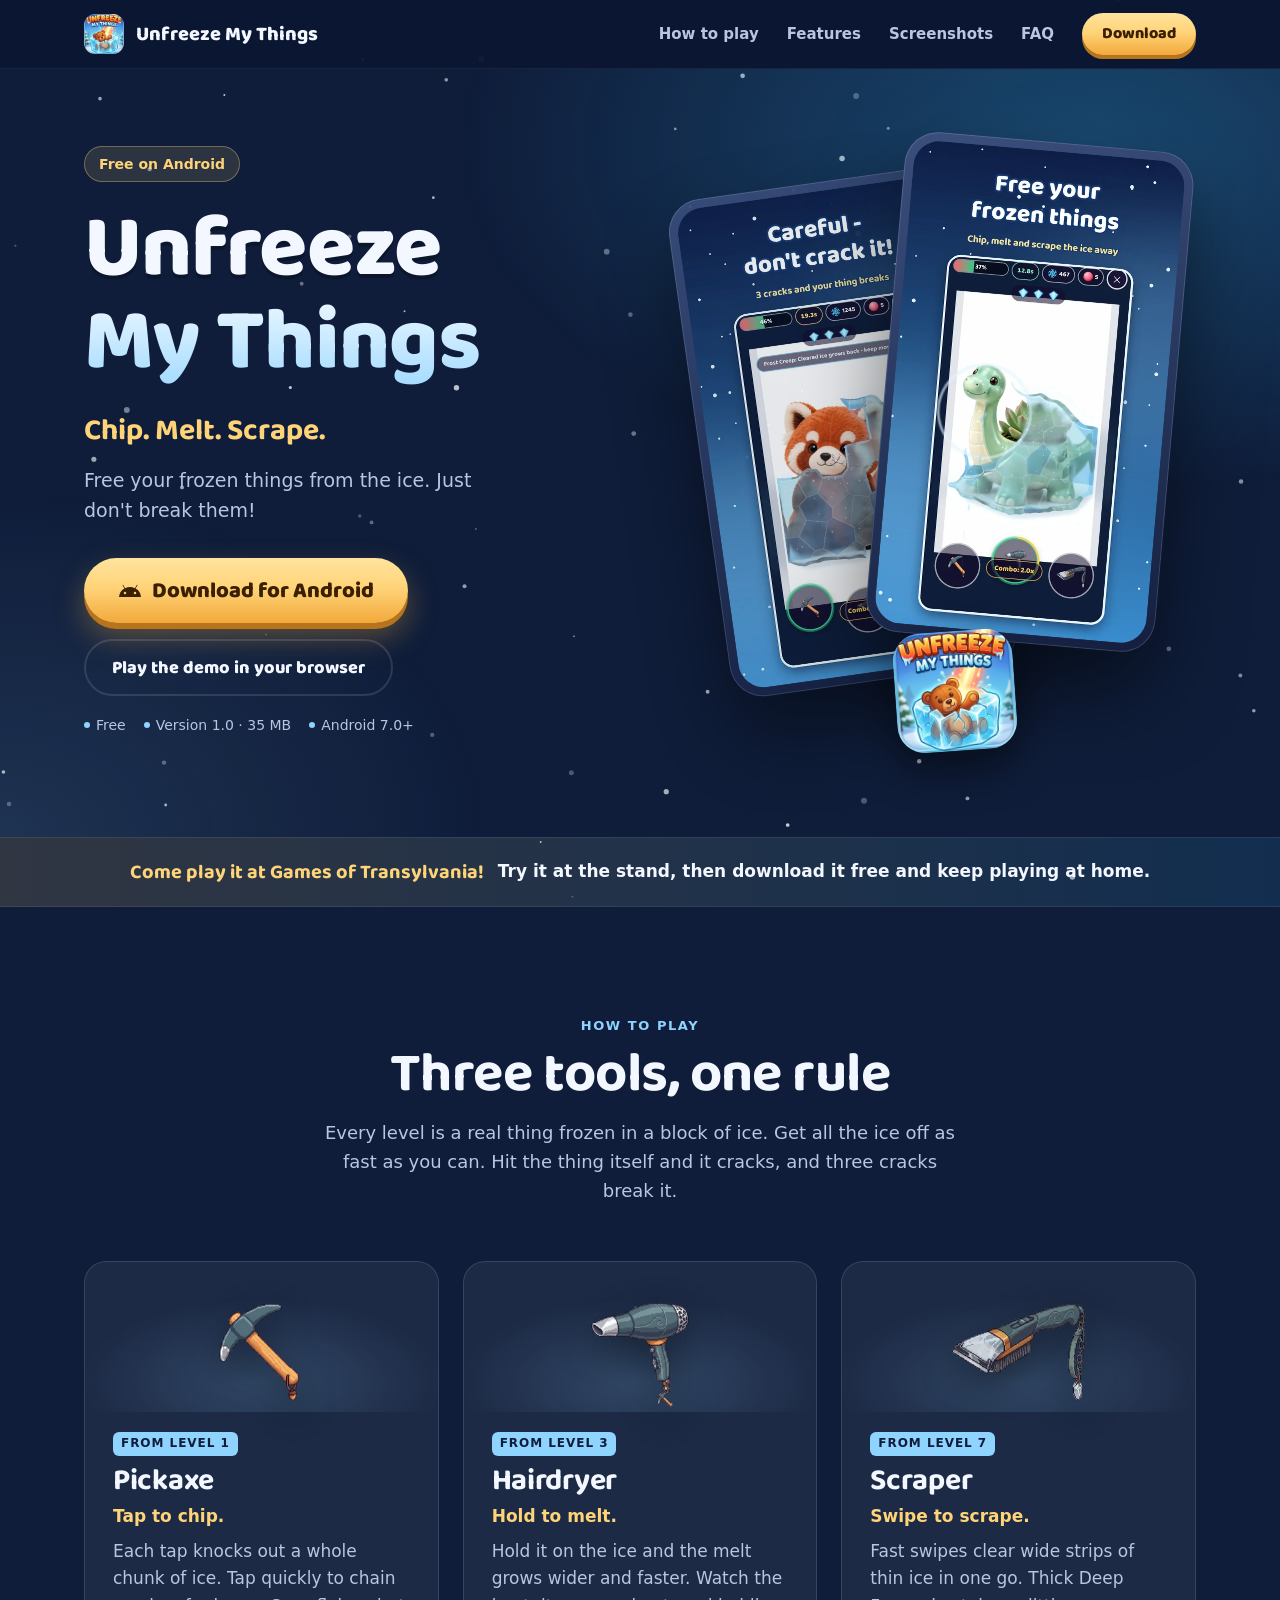
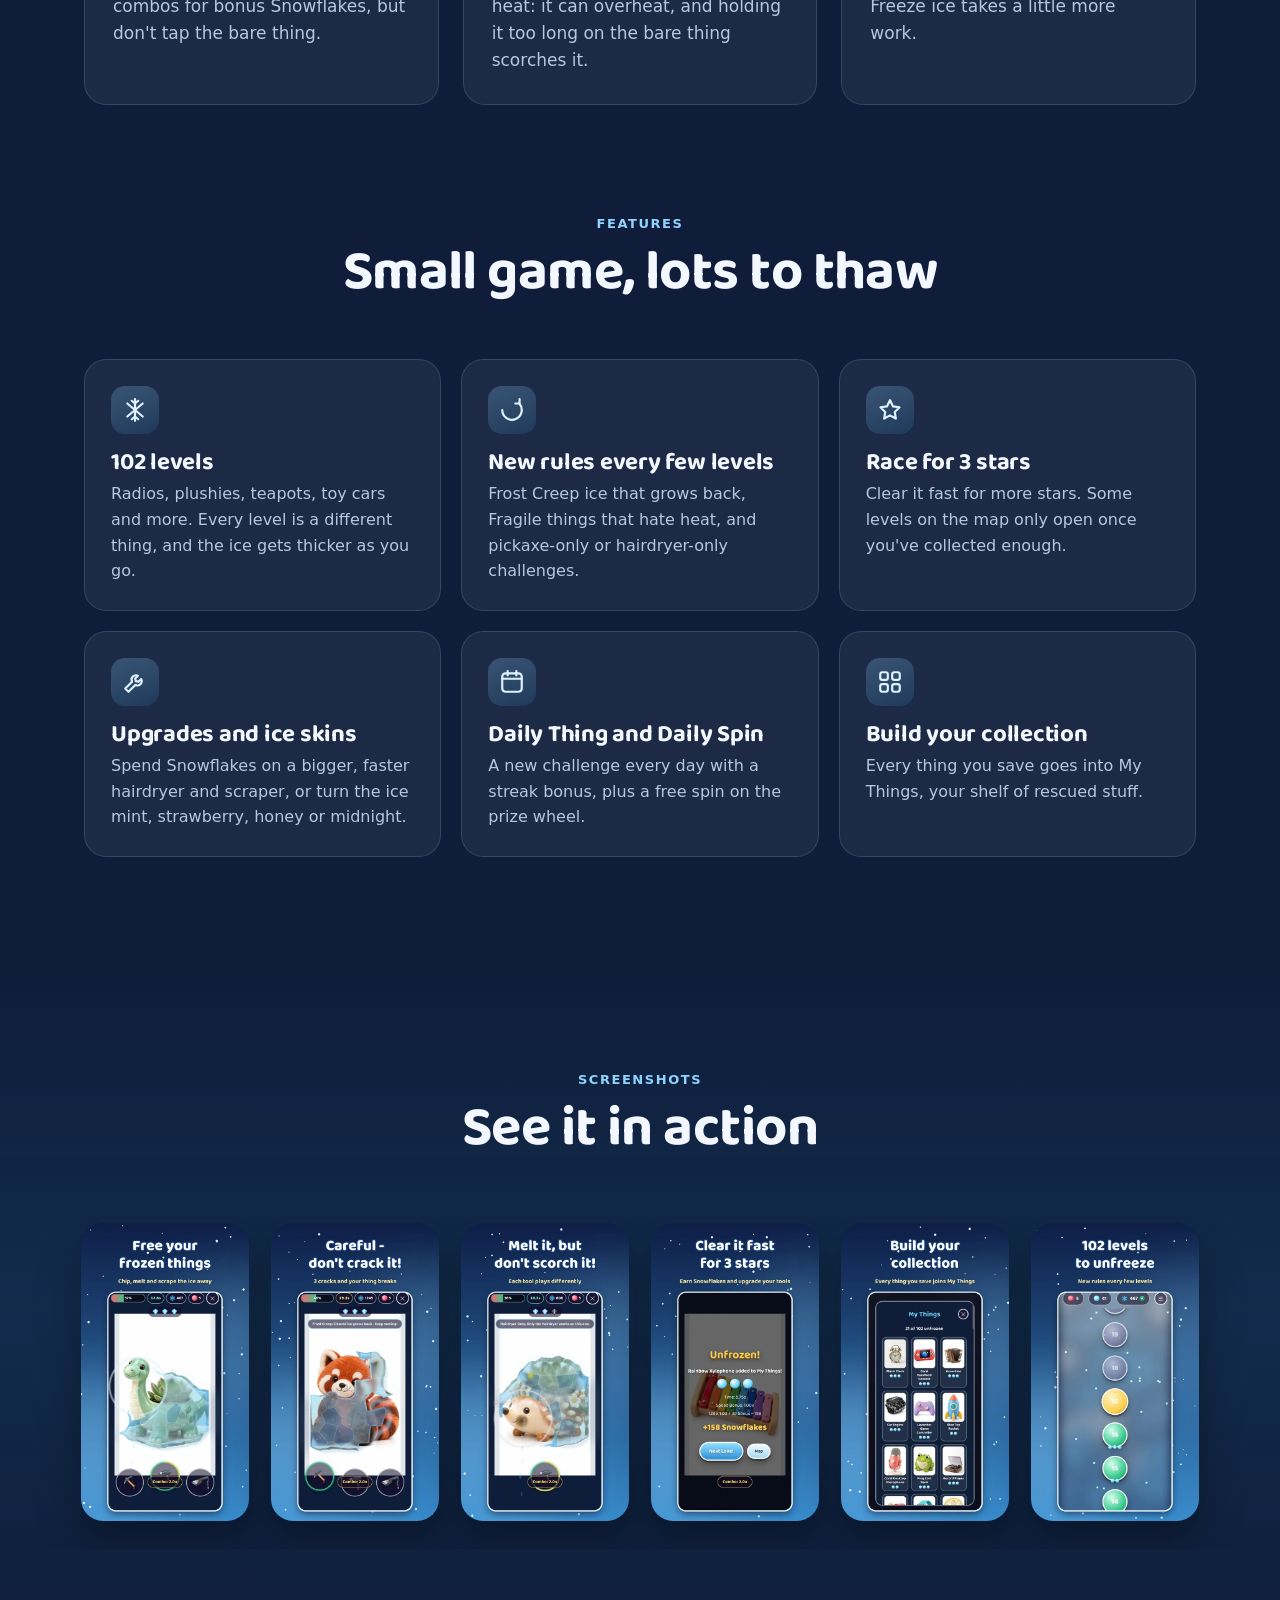
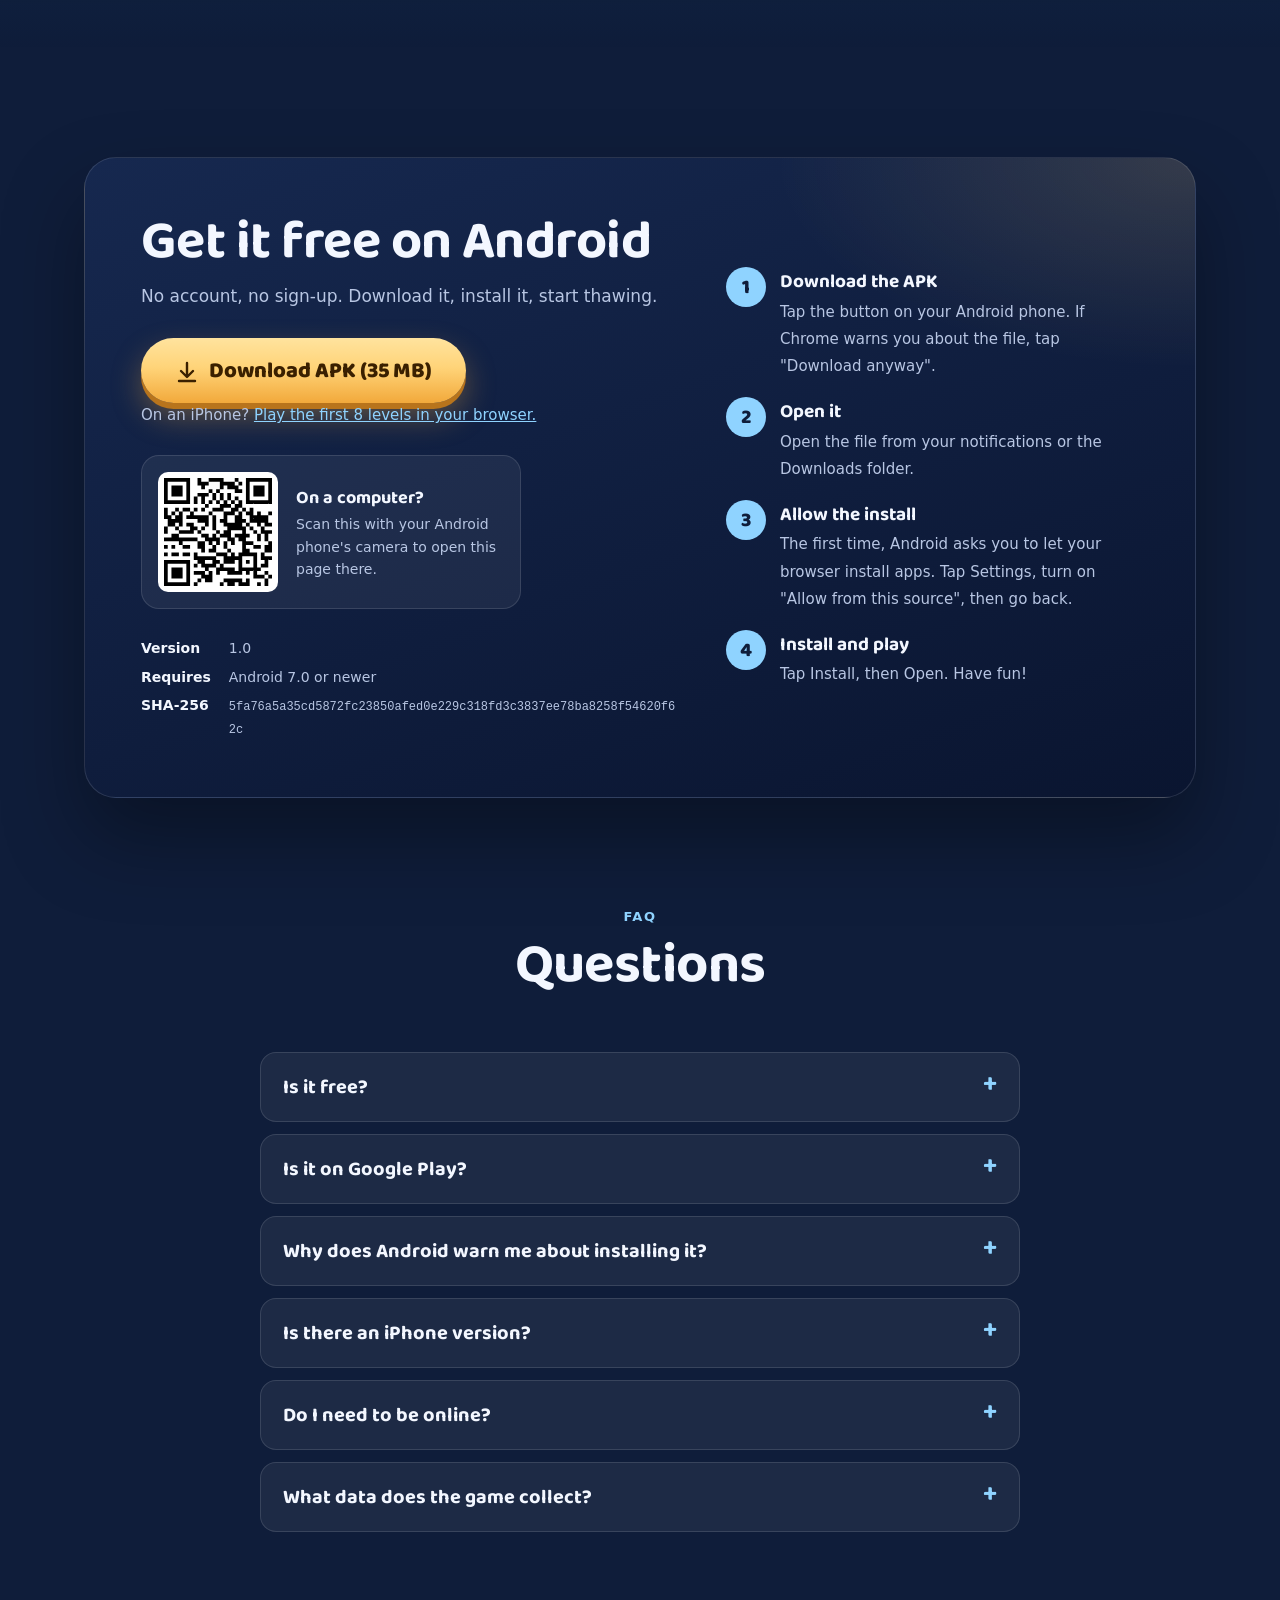
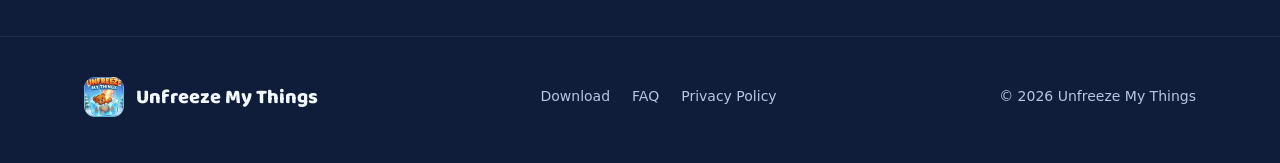
<file: index.html>
<!doctype html>
<html lang="en">
<head>
<meta charset="utf-8">
<meta name="viewport" content="width=device-width, initial-scale=1">
<title>Unfreeze My Things: a cozy ice-breaking puzzle game for Android</title>
<meta name="description" content="Chip, melt and scrape the ice off 102 frozen things, without breaking them. Free for Android. Download the APK.">
<meta name="theme-color" content="#0f1d3a">
<meta property="og:type" content="website">
<meta property="og:title" content="Unfreeze My Things">
<meta property="og:description" content="Chip. Melt. Scrape. Free your frozen things, just don't break them! Free for Android.">
<meta property="og:image" content="https://sparktnt.github.io/unfreeze-my-things/img/og-image.jpg">
<meta name="twitter:card" content="summary_large_image">
<link rel="icon" type="image/png" href="img/favicon.png">
<link rel="apple-touch-icon" href="img/apple-touch-icon.png">
<link rel="preload" href="fonts/Baloo2.ttf" as="font" type="font/ttf" crossorigin>
<style>
@font-face {
    font-family: 'Baloo 2';
    src: url('fonts/Baloo2.ttf') format('truetype');
    font-weight: 400 800;
    font-display: swap;
}

:root {
    --navy-900: #0a1530;
    --navy-800: #0f1d3a;
    --navy-700: #16284f;
    --blue-500: #2e9bd6;
    --blue-300: #8fd3ff;
    --ice: #dff2ff;
    --gold: #ffd479;
    --gold-deep: #f2a93b;
    --text: #f3f7ff;
    --text-dim: #b8c6e3;
    --card: rgba(255, 255, 255, 0.06);
    --card-border: rgba(255, 255, 255, 0.12);
    --radius: 22px;
    --max: 1160px;
    --display: 'Baloo 2', system-ui, sans-serif;
    --body: system-ui, -apple-system, 'Segoe UI', Roboto, sans-serif;
}

*, *::before, *::after { box-sizing: border-box; }

html { scroll-behavior: smooth; }
@media (prefers-reduced-motion: reduce) { html { scroll-behavior: auto; } }

body {
    margin: 0;
    background: var(--navy-800);
    color: var(--text);
    font-family: var(--body);
    font-size: 17px;
    line-height: 1.6;
    -webkit-font-smoothing: antialiased;
    overflow-x: hidden;
}

img { max-width: 100%; height: auto; display: block; }
a { color: var(--blue-300); }

h1, h2, h3 {
    font-family: var(--display);
    line-height: 1.05;
    margin: 0;
    letter-spacing: -0.01em;
}

.wrap { width: 100%; max-width: var(--max); margin: 0 auto; padding: 0 24px; }
@media (max-width: 600px) { .wrap { padding: 0 16px; } }

#snow {
    position: fixed;
    inset: 0;
    width: 100%;
    height: 100%;
    pointer-events: none;
    z-index: 0;
}
main, header, footer { position: relative; z-index: 1; }

/* ---------- Nav ---------- */
.nav {
    position: sticky;
    top: 0;
    z-index: 10;
    backdrop-filter: blur(14px);
    -webkit-backdrop-filter: blur(14px);
    background: rgba(10, 21, 48, 0.72);
    border-bottom: 1px solid rgba(255, 255, 255, 0.06);
}
.nav .wrap {
    display: flex;
    align-items: center;
    justify-content: space-between;
    height: 68px;
    gap: 16px;
}
.brand {
    display: flex;
    align-items: center;
    gap: 12px;
    color: var(--text);
    text-decoration: none;
    font-family: var(--display);
    font-weight: 800;
    font-size: 20px;
    white-space: nowrap;
}
.brand img { width: 40px; height: 40px; border-radius: 11px; }
.nav-links { display: flex; align-items: center; gap: 28px; }
.nav-links a:not(.btn) {
    color: var(--text-dim);
    text-decoration: none;
    font-weight: 600;
    font-size: 15px;
}
.nav-links a:not(.btn):hover { color: var(--text); }
@media (max-width: 820px) { .nav-links a:not(.btn) { display: none; } }

/* ---------- Buttons ---------- */
.btn {
    display: inline-flex;
    align-items: center;
    justify-content: center;
    gap: 10px;
    border-radius: 999px;
    font-family: var(--display);
    font-weight: 800;
    text-decoration: none;
    transition: transform 0.15s ease, box-shadow 0.15s ease, background 0.15s ease;
}
.btn:active { transform: translateY(1px) scale(0.99); }
.btn-primary {
    color: #3a2000;
    background: linear-gradient(180deg, #ffe39e 0%, var(--gold) 45%, var(--gold-deep) 100%);
    box-shadow: 0 6px 0 #b8741c, 0 14px 30px rgba(242, 169, 59, 0.35);
}
.btn-primary:hover { transform: translateY(-2px); box-shadow: 0 8px 0 #b8741c, 0 18px 36px rgba(242, 169, 59, 0.45); }
.btn-sm { padding: 8px 20px; font-size: 16px; box-shadow: 0 4px 0 #b8741c; }
.btn-sm:hover { box-shadow: 0 5px 0 #b8741c; }
.btn-lg { padding: 16px 34px 14px; font-size: 22px; white-space: nowrap; }
@media (max-width: 420px) { .btn-lg { padding: 14px 24px 12px; font-size: 19px; } }
.btn svg { width: 24px; height: 24px; flex: none; }
.btn-ghost {
    color: var(--text);
    border: 2px solid var(--card-border);
    padding: 13px 26px 11px;
    font-size: 18px;
}
.btn-ghost:hover { border-color: var(--blue-300); }

/* ---------- Hero ---------- */
.hero {
    padding: 72px 0 96px;
    background:
        radial-gradient(900px 500px at 85% 10%, rgba(46, 155, 214, 0.35), transparent 70%),
        radial-gradient(700px 500px at 0% 100%, rgba(143, 211, 255, 0.12), transparent 70%);
}
.hero .wrap {
    display: grid;
    grid-template-columns: 1.05fr 1fr;
    align-items: center;
    gap: 48px;
}
.eyebrow {
    display: inline-flex;
    align-items: center;
    gap: 8px;
    padding: 6px 14px;
    border-radius: 999px;
    background: rgba(255, 212, 121, 0.12);
    border: 1px solid rgba(255, 212, 121, 0.35);
    color: var(--gold);
    font-weight: 700;
    font-size: 14px;
    margin-bottom: 22px;
}
.hero h1 {
    font-size: clamp(46px, 7.4vw, 88px);
    font-weight: 800;
    text-shadow: 0 4px 0 rgba(0, 0, 0, 0.25);
}
.hero h1 .ice {
    background: linear-gradient(180deg, #ffffff 0%, var(--blue-300) 100%);
    -webkit-background-clip: text;
    background-clip: text;
    color: transparent;
    text-shadow: none;
}
.tagline {
    font-family: var(--display);
    font-weight: 700;
    font-size: clamp(22px, 2.8vw, 30px);
    color: var(--gold);
    margin: 18px 0 10px;
}
.lead { color: var(--text-dim); font-size: 19px; max-width: 34ch; margin: 0 0 32px; }
.cta-row { display: flex; flex-wrap: wrap; align-items: center; gap: 16px; }
.cta-meta { margin-top: 18px; font-size: 14px; color: var(--text-dim); display: flex; flex-wrap: wrap; gap: 6px 18px; }
.cta-meta span { display: inline-flex; align-items: center; gap: 6px; }
.cta-meta span::before { content: ''; width: 6px; height: 6px; border-radius: 50%; background: var(--blue-300); }

.hero-art { position: relative; height: 600px; }
.phone {
    position: absolute;
    width: 290px;
    border-radius: 34px;
    padding: 9px;
    background: linear-gradient(160deg, #3b4f7d, #141f3f);
    box-shadow: 0 40px 80px rgba(0, 0, 0, 0.5), inset 0 0 0 1px rgba(255, 255, 255, 0.15);
}
.phone img { border-radius: 26px; width: 100%; aspect-ratio: 9 / 16; object-fit: cover; }
.phone.back { left: 4%; top: 40px; transform: rotate(-8deg); opacity: 0.9; }
.phone.front { right: 4%; top: 0; transform: rotate(5deg); }
.hero-icon {
    position: absolute;
    left: 42%;
    bottom: -10px;
    width: 120px;
    border-radius: 28px;
    box-shadow: 0 20px 40px rgba(0, 0, 0, 0.45);
    transform: rotate(-4deg);
    animation: bob 5s ease-in-out infinite;
}
@keyframes bob { 50% { transform: rotate(-4deg) translateY(-12px); } }
@media (prefers-reduced-motion: reduce) { .hero-icon { animation: none; } }

@media (max-width: 960px) {
    .hero { padding: 40px 0 64px; }
    .hero .wrap { grid-template-columns: 1fr; text-align: center; }
    .lead { margin-left: auto; margin-right: auto; }
    .cta-row, .cta-meta { justify-content: center; }
    .hero-art { height: 470px; max-width: 460px; margin: 0 auto; width: 100%; }
    .phone { width: 220px; }
    .hero-icon { width: 92px; left: 50%; margin-left: -46px; }
}
@media (max-width: 420px) {
    .hero-art { height: 400px; }
    .phone { width: 185px; }
    .phone.back { left: 0; }
    .phone.front { right: 0; }
}

/* ---------- Event banner ---------- */
.event {
    background: linear-gradient(90deg, rgba(255, 212, 121, 0.14), rgba(46, 155, 214, 0.14));
    border-top: 1px solid rgba(255, 255, 255, 0.08);
    border-bottom: 1px solid rgba(255, 255, 255, 0.08);
}
.event .wrap {
    display: flex;
    align-items: center;
    justify-content: center;
    gap: 14px;
    padding-top: 18px;
    padding-bottom: 18px;
    text-align: center;
    flex-wrap: wrap;
    font-weight: 600;
}
.event strong { font-family: var(--display); font-size: 20px; color: var(--gold); }

/* ---------- Sections ---------- */
section.block { padding: 104px 0; }
@media (max-width: 600px) { section.block { padding: 72px 0; } }
.section-head { text-align: center; max-width: 640px; margin: 0 auto 56px; }
.section-head .kicker {
    font-weight: 700;
    letter-spacing: 0.12em;
    text-transform: uppercase;
    font-size: 13px;
    color: var(--blue-300);
}
.section-head h2 { font-size: clamp(36px, 5vw, 56px); margin: 8px 0 14px; }
.section-head p { color: var(--text-dim); margin: 0; font-size: 18px; }

/* Tools */
.tools { display: grid; grid-template-columns: repeat(3, 1fr); gap: 24px; }
@media (max-width: 860px) { .tools { grid-template-columns: 1fr; max-width: 480px; margin: 0 auto; } }
.tool {
    position: relative;
    background: var(--card);
    border: 1px solid var(--card-border);
    border-radius: var(--radius);
    padding: 28px 28px 30px;
    overflow: hidden;
}
.tool::before {
    content: '';
    position: absolute;
    inset: 0 0 auto 0;
    height: 150px;
    background: radial-gradient(260px 120px at 50% 80%, rgba(143, 211, 255, 0.18), transparent 70%);
}
.tool img { position: relative; height: 120px; width: auto; margin: 0 auto 18px; filter: drop-shadow(0 12px 18px rgba(0, 0, 0, 0.4)); }
.tool .badge {
    display: inline-block;
    font-size: 12px;
    font-weight: 700;
    letter-spacing: 0.08em;
    text-transform: uppercase;
    color: var(--navy-800);
    background: var(--blue-300);
    border-radius: 6px;
    padding: 2px 8px;
    margin-bottom: 10px;
}
.tool h3 { font-size: 30px; margin-bottom: 6px; }
.tool .verb { color: var(--gold); font-weight: 700; margin: 0 0 8px; }
.tool p { color: var(--text-dim); margin: 0; }

/* Features */
.features { display: grid; grid-template-columns: repeat(3, 1fr); gap: 20px; }
@media (max-width: 960px) { .features { grid-template-columns: repeat(2, 1fr); } }
@media (max-width: 600px) { .features { grid-template-columns: 1fr; } }
.feature {
    background: var(--card);
    border: 1px solid var(--card-border);
    border-radius: var(--radius);
    padding: 26px;
}
.feature .ico {
    width: 48px;
    height: 48px;
    border-radius: 14px;
    display: grid;
    place-items: center;
    background: linear-gradient(160deg, rgba(143, 211, 255, 0.25), rgba(46, 155, 214, 0.15));
    margin-bottom: 16px;
}
.feature .ico svg { width: 26px; height: 26px; stroke: var(--ice); fill: none; stroke-width: 2; stroke-linecap: round; stroke-linejoin: round; }
.feature h3 { font-size: 24px; margin-bottom: 6px; }
.feature p { margin: 0; color: var(--text-dim); font-size: 16px; }

/* Screenshots */
.shots-section { background: linear-gradient(180deg, transparent, rgba(46, 155, 214, 0.12), transparent); }
.shots {
    display: flex;
    gap: 22px;
    overflow-x: auto;
    scroll-snap-type: x mandatory;
    padding: 8px 24px 28px;
    scrollbar-width: thin;
    scrollbar-color: rgba(255, 255, 255, 0.25) transparent;
}
.shots::-webkit-scrollbar { height: 8px; }
.shots::-webkit-scrollbar-thumb { background: rgba(255, 255, 255, 0.2); border-radius: 4px; }
.shots img {
    flex: none;
    width: 250px;
    aspect-ratio: 9 / 16;
    border-radius: 22px;
    scroll-snap-align: center;
    box-shadow: 0 20px 40px rgba(0, 0, 0, 0.35);
}
@media (min-width: 1200px) { .shots { justify-content: center; } .shots img { width: 168px; } }
@media (min-width: 1400px) { .shots img { width: 190px; } }

/* Download */
.download-card {
    display: grid;
    grid-template-columns: 1.3fr 1fr;
    gap: 48px;
    align-items: center;
    background:
        radial-gradient(600px 300px at 100% 0%, rgba(255, 212, 121, 0.15), transparent 70%),
        linear-gradient(160deg, var(--navy-700), var(--navy-900));
    border: 1px solid var(--card-border);
    border-radius: 32px;
    padding: 56px;
    box-shadow: 0 40px 80px rgba(0, 0, 0, 0.35);
}
@media (max-width: 900px) { .download-card { grid-template-columns: 1fr; padding: 36px 24px; gap: 36px; } }
.download-card h2 { font-size: clamp(36px, 5vw, 54px); margin-bottom: 12px; }
.download-card > div > p { color: var(--text-dim); margin: 0 0 28px; }
.demo-note { margin: 22px 0 0; font-size: 15px; color: var(--text-dim); }
.file-facts {
    display: grid;
    grid-template-columns: auto 1fr;
    gap: 6px 18px;
    margin: 28px 0 0;
    font-size: 14px;
    color: var(--text-dim);
}
.file-facts dt { font-weight: 700; color: var(--text); }
.file-facts dd { margin: 0; overflow-wrap: anywhere; }
.file-facts code { font-size: 12px; }

.steps { list-style: none; margin: 0; padding: 0; counter-reset: step; display: grid; gap: 18px; }
.steps li { counter-increment: step; display: grid; grid-template-columns: 40px 1fr; gap: 14px; align-items: start; }
.steps li::before {
    content: counter(step);
    width: 40px;
    height: 40px;
    border-radius: 50%;
    display: grid;
    place-items: center;
    font-family: var(--display);
    font-weight: 800;
    font-size: 20px;
    color: var(--navy-800);
    background: var(--blue-300);
}
.steps strong { display: block; font-family: var(--display); font-size: 19px; }
.steps span { color: var(--text-dim); font-size: 15px; }

.qr-card {
    display: none;
    align-items: center;
    gap: 18px;
    margin-top: 28px;
    padding: 16px;
    border-radius: 18px;
    background: var(--card);
    border: 1px solid var(--card-border);
    max-width: 380px;
}
.qr-card .qr { width: 120px; height: 120px; flex: none; background: #fff; border-radius: 10px; padding: 6px; }
.qr-card .qr svg { width: 100%; height: 100%; display: block; }
.qr-card p { margin: 0; font-size: 14px; color: var(--text-dim); }
.qr-card strong { color: var(--text); display: block; font-family: var(--display); font-size: 18px; }
@media (min-width: 900px) and (hover: hover) { .qr-card.ready { display: flex; } }

/* FAQ */
.faq { max-width: 760px; margin: 0 auto; display: grid; gap: 12px; }
.faq details {
    background: var(--card);
    border: 1px solid var(--card-border);
    border-radius: 16px;
    padding: 0 22px;
}
.faq summary {
    cursor: pointer;
    list-style: none;
    padding: 18px 0;
    font-family: var(--display);
    font-weight: 700;
    font-size: 20px;
    display: flex;
    justify-content: space-between;
    gap: 16px;
}
.faq summary::-webkit-details-marker { display: none; }
.faq summary::after { content: '+'; color: var(--blue-300); font-size: 26px; line-height: 1; transition: transform 0.2s; }
.faq details[open] summary::after { transform: rotate(45deg); }
.faq details p { margin: 0 0 20px; color: var(--text-dim); }

/* Footer */
footer {
    border-top: 1px solid rgba(255, 255, 255, 0.08);
    padding: 40px 0 48px;
    color: var(--text-dim);
    font-size: 14px;
}
footer .wrap { display: flex; flex-wrap: wrap; justify-content: space-between; align-items: center; gap: 20px; }
footer nav { display: flex; gap: 22px; flex-wrap: wrap; }
footer a { color: var(--text-dim); text-decoration: none; }
footer a:hover { color: var(--text); }

:focus-visible { outline: 3px solid var(--gold); outline-offset: 3px; border-radius: 6px; }
</style>
</head>
<body>
<canvas id="snow" aria-hidden="true"></canvas>

<header class="nav">
    <div class="wrap">
        <a class="brand" href="#top"><img src="img/icon-256.png" alt="" width="40" height="40">Unfreeze My Things</a>
        <nav class="nav-links" aria-label="Main">
            <a href="#play">How to play</a>
            <a href="#features">Features</a>
            <a href="#screenshots">Screenshots</a>
            <a href="#faq">FAQ</a>
            <a class="btn btn-primary btn-sm" href="#download">Download</a>
        </nav>
    </div>
</header>

<main id="top">
    <section class="hero">
        <div class="wrap">
            <div>
                <span class="eyebrow">Free on Android</span>
                <h1>Unfreeze<br><span class="ice">My Things</span></h1>
                <p class="tagline">Chip. Melt. Scrape.</p>
                <p class="lead">Free your frozen things from the ice. Just don't break them!</p>
                <div class="cta-row">
                    <a class="btn btn-primary btn-lg" href="downloads/unfreeze-my-things.apk" download>
                        <svg viewBox="0 0 24 24" fill="currentColor" aria-hidden="true"><path d="M17.6 9.48l1.84-3.18a.38.38 0 00-.66-.38l-1.86 3.22a11.4 11.4 0 00-9.84 0L5.22 5.92a.38.38 0 00-.66.38L6.4 9.48A10.8 10.8 0 001 18h22a10.8 10.8 0 00-5.4-8.52zM7 15.25a1.25 1.25 0 110-2.5 1.25 1.25 0 010 2.5zm10 0a1.25 1.25 0 110-2.5 1.25 1.25 0 010 2.5z"/></svg>
                        Download for Android
                    </a>
                    <a class="btn btn-ghost" href="play/">Play the demo in your browser</a>
                </div>
                <div class="cta-meta">
                    <span>Free</span>
                    <span>Version 1.0 &middot; 35 MB</span>
                    <span>Android 7.0+</span>
                </div>
            </div>
            <div class="hero-art" aria-hidden="true">
                <div class="phone back"><img src="img/shot-2.webp" alt="" width="540" height="960"></div>
                <div class="phone front"><img src="img/shot-1.webp" alt="" width="540" height="960"></div>
                <img class="hero-icon" src="img/icon-256.png" alt="" width="256" height="256">
            </div>
        </div>
    </section>

    <div class="event">
        <div class="wrap">
            <strong>Come play it at Games of Transylvania!</strong>
            <span>Try it at the stand, then download it free and keep playing at home.</span>
        </div>
    </div>

    <section class="block" id="play">
        <div class="wrap">
            <div class="section-head">
                <span class="kicker">How to play</span>
                <h2>Three tools, one rule</h2>
                <p>Every level is a real thing frozen in a block of ice. Get all the ice off as fast as you can. Hit the thing itself and it cracks, and three cracks break it.</p>
            </div>
            <div class="tools">
                <article class="tool">
                    <img src="img/tool-pickaxe.webp" alt="Pickaxe" width="320" height="175">
                    <span class="badge">From level 1</span>
                    <h3>Pickaxe</h3>
                    <p class="verb">Tap to chip.</p>
                    <p>Each tap knocks out a whole chunk of ice. Tap quickly to chain combos for bonus Snowflakes, but don't tap the bare thing.</p>
                </article>
                <article class="tool">
                    <img src="img/tool-hairdryer.webp" alt="Hairdryer" width="320" height="175">
                    <span class="badge">From level 3</span>
                    <h3>Hairdryer</h3>
                    <p class="verb">Hold to melt.</p>
                    <p>Hold it on the ice and the melt grows wider and faster. Watch the heat: it can overheat, and holding it too long on the bare thing scorches it.</p>
                </article>
                <article class="tool">
                    <img src="img/tool-scraper.webp" alt="Scraper" width="320" height="175">
                    <span class="badge">From level 7</span>
                    <h3>Scraper</h3>
                    <p class="verb">Swipe to scrape.</p>
                    <p>Fast swipes clear wide strips of thin ice in one go. Thick Deep Freeze ice takes a little more work.</p>
                </article>
            </div>
        </div>
    </section>

    <section class="block" id="features" style="padding-top:0">
        <div class="wrap">
            <div class="section-head">
                <span class="kicker">Features</span>
                <h2>Small game, lots to thaw</h2>
            </div>
            <div class="features">
                <div class="feature">
                    <div class="ico"><svg viewBox="0 0 24 24"><path d="M12 2v20M4.9 6l14.2 12M4.9 18L19.1 6"/><path d="M9 3.5l3 2.5 3-2.5M9 20.5l3-2.5 3 2.5"/></svg></div>
                    <h3>102 levels</h3>
                    <p>Radios, plushies, teapots, toy cars and more. Every level is a different thing, and the ice gets thicker as you go.</p>
                </div>
                <div class="feature">
                    <div class="ico"><svg viewBox="0 0 24 24"><path d="M3 12a9 9 0 1015.5-6.2"/><path d="M19 2v4h-4"/></svg></div>
                    <h3>New rules every few levels</h3>
                    <p>Frost Creep ice that grows back, Fragile things that hate heat, and pickaxe-only or hairdryer-only challenges.</p>
                </div>
                <div class="feature">
                    <div class="ico"><svg viewBox="0 0 24 24"><path d="M12 3l2.7 5.6 6.1.9-4.4 4.3 1 6.1L12 17l-5.4 2.9 1-6.1-4.4-4.3 6.1-.9z"/></svg></div>
                    <h3>Race for 3 stars</h3>
                    <p>Clear it fast for more stars. Some levels on the map only open once you've collected enough.</p>
                </div>
                <div class="feature">
                    <div class="ico"><svg viewBox="0 0 24 24"><path d="M14.7 6.3a4 4 0 00-5.4 5.4L3 18l3 3 6.3-6.3a4 4 0 005.4-5.4l-2.5 2.5-2.4-.6-.6-2.4z"/></svg></div>
                    <h3>Upgrades and ice skins</h3>
                    <p>Spend Snowflakes on a bigger, faster hairdryer and scraper, or turn the ice mint, strawberry, honey or midnight.</p>
                </div>
                <div class="feature">
                    <div class="ico"><svg viewBox="0 0 24 24"><rect x="3" y="4" width="18" height="17" rx="3"/><path d="M3 9h18M8 2v4M16 2v4"/></svg></div>
                    <h3>Daily Thing and Daily Spin</h3>
                    <p>A new challenge every day with a streak bonus, plus a free spin on the prize wheel.</p>
                </div>
                <div class="feature">
                    <div class="ico"><svg viewBox="0 0 24 24"><rect x="3" y="3" width="7" height="7" rx="2"/><rect x="14" y="3" width="7" height="7" rx="2"/><rect x="3" y="14" width="7" height="7" rx="2"/><rect x="14" y="14" width="7" height="7" rx="2"/></svg></div>
                    <h3>Build your collection</h3>
                    <p>Every thing you save goes into My Things, your shelf of rescued stuff.</p>
                </div>
            </div>
        </div>
    </section>

    <section class="block shots-section" id="screenshots">
        <div class="wrap">
            <div class="section-head">
                <span class="kicker">Screenshots</span>
                <h2>See it in action</h2>
            </div>
        </div>
        <div class="shots" tabindex="0" aria-label="Screenshots, scroll sideways">
            <img src="img/shot-1.webp" alt="Melting the ice off a dinosaur planter with the hairdryer" width="540" height="960" loading="lazy">
            <img src="img/shot-2.webp" alt="Careful, don't crack it: three cracks and your thing breaks" width="540" height="960" loading="lazy">
            <img src="img/shot-3.webp" alt="Melt it, but don't scorch it: each tool plays differently" width="540" height="960" loading="lazy">
            <img src="img/shot-4.webp" alt="Clear it fast for 3 stars and earn Snowflakes" width="540" height="960" loading="lazy">
            <img src="img/shot-5.webp" alt="Build your collection of rescued things" width="540" height="960" loading="lazy">
            <img src="img/shot-6.webp" alt="102 levels to unfreeze on the level map" width="540" height="960" loading="lazy">
        </div>
    </section>

    <section class="block" id="download">
        <div class="wrap">
            <div class="download-card">
                <div>
                    <h2>Get it free on Android</h2>
                    <p>No account, no sign-up. Download it, install it, start thawing.</p>
                    <a class="btn btn-primary btn-lg" href="downloads/unfreeze-my-things.apk" download>
                        <svg viewBox="0 0 24 24" fill="none" stroke="currentColor" stroke-width="2.4" stroke-linecap="round" stroke-linejoin="round" aria-hidden="true"><path d="M12 3v12M6 11l6 6 6-6M4 21h16"/></svg>
                        Download APK (35 MB)
                    </a>
                    <p class="demo-note">On an iPhone? <a href="play/">Play the first 8 levels in your browser.</a></p>
                    <div class="qr-card" id="qr-card">
                        <div class="qr" id="qr"></div>
                        <p><strong>On a computer?</strong>Scan this with your Android phone's camera to open this page there.</p>
                    </div>
                    <dl class="file-facts">
                        <dt>Version</dt><dd>1.0</dd>
                        <dt>Requires</dt><dd>Android 7.0 or newer</dd>
                        <dt>SHA-256</dt><dd><code>5fa76a5a35cd5872fc23850afed0e229c318fd3c3837ee78ba8258f54620f62c</code></dd>
                    </dl>
                </div>
                <ol class="steps">
                    <li><div><strong>Download the APK</strong><span>Tap the button on your Android phone. If Chrome warns you about the file, tap "Download anyway".</span></div></li>
                    <li><div><strong>Open it</strong><span>Open the file from your notifications or the Downloads folder.</span></div></li>
                    <li><div><strong>Allow the install</strong><span>The first time, Android asks you to let your browser install apps. Tap Settings, turn on "Allow from this source", then go back.</span></div></li>
                    <li><div><strong>Install and play</strong><span>Tap Install, then Open. Have fun!</span></div></li>
                </ol>
            </div>
        </div>
    </section>

    <section class="block" id="faq" style="padding-top:0">
        <div class="wrap">
            <div class="section-head">
                <span class="kicker">FAQ</span>
                <h2>Questions</h2>
            </div>
            <div class="faq">
                <details>
                    <summary>Is it free?</summary>
                    <p>Yes. The whole game is free to play. It shows an occasional ad between levels, and you can choose to watch an ad in the Shop for bonus Snowflakes.</p>
                </details>
                <details>
                    <summary>Is it on Google Play?</summary>
                    <p>It's on its way. Until it's live there, you can install it straight from this page.</p>
                </details>
                <details>
                    <summary>Why does Android warn me about installing it?</summary>
                    <p>Android shows that warning for every app that doesn't come from the Play Store. You can check the file matches ours by comparing its SHA-256 checksum with the one above.</p>
                </details>
                <details>
                    <summary>Is there an iPhone version?</summary>
                    <p>Not yet, but you can <a href="play/">play the first 8 levels in your browser</a> on an iPhone, iPad or computer. Your progress there is kept in that browser.</p>
                </details>
                <details>
                    <summary>Do I need to be online?</summary>
                    <p>No. You can play offline, and your progress is saved on your phone.</p>
                </details>
                <details>
                    <summary>What data does the game collect?</summary>
                    <p>The game has no accounts and keeps your progress on your device. Ads are served by Google AdMob. In the EU and UK you're asked for consent first. Details are in the <a href="https://sites.google.com/view/unfreezemythings-privacypolicy/pagina-de-pornire" target="_blank" rel="noopener">privacy policy</a>.</p>
                </details>
            </div>
        </div>
    </section>
</main>

<footer>
    <div class="wrap">
        <a class="brand" href="#top"><img src="img/icon-256.png" alt="" width="40" height="40">Unfreeze My Things</a>
        <nav aria-label="Footer">
            <a href="#download">Download</a>
            <a href="#faq">FAQ</a>
            <a href="https://sites.google.com/view/unfreezemythings-privacypolicy/pagina-de-pornire" target="_blank" rel="noopener">Privacy Policy</a>
        </nav>
        <span>&copy; 2026 Unfreeze My Things</span>
    </div>
</footer>

<script src="vendor/qrcode.js"></script>
<script>
// QR code of this page, so people looking at it on a laptop at the stand can open it on their phone.
(function () {
    if (typeof qrcode !== 'function' || location.protocol === 'file:') return;
    var qr = qrcode(0, 'M');
    qr.addData(location.origin + location.pathname);
    qr.make();
    document.getElementById('qr').innerHTML = qr.createSvgTag({ cellSize: 4, margin: 0, scalable: true });
    document.getElementById('qr-card').classList.add('ready');
})();

// Gentle falling snow.
(function () {
    if (matchMedia('(prefers-reduced-motion: reduce)').matches) return;
    var canvas = document.getElementById('snow');
    var ctx = canvas.getContext('2d');
    var flakes = [];
    var w, h, dpr;

    function resize() {
        dpr = Math.min(window.devicePixelRatio || 1, 2);
        w = innerWidth;
        h = innerHeight;
        canvas.width = w * dpr;
        canvas.height = h * dpr;
        ctx.setTransform(dpr, 0, 0, dpr, 0, 0);
        var count = Math.round(Math.min(90, w * h / 16000));
        while (flakes.length < count) flakes.push(spawn(true));
        flakes.length = count;
    }

    function spawn(anywhere) {
        return {
            x: Math.random() * w,
            y: anywhere ? Math.random() * h : -10,
            r: 0.8 + Math.random() * 2.2,
            vy: 18 + Math.random() * 40,
            sway: Math.random() * Math.PI * 2,
            a: 0.25 + Math.random() * 0.55,
        };
    }

    var last = performance.now();
    function frame(now) {
        var dt = Math.min((now - last) / 1000, 0.05);
        last = now;
        ctx.clearRect(0, 0, w, h);
        ctx.fillStyle = '#fff';
        for (var i = 0; i < flakes.length; i++) {
            var f = flakes[i];
            f.y += f.vy * dt;
            f.sway += dt;
            var x = f.x + Math.sin(f.sway) * 12;
            if (f.y > h + 10) flakes[i] = spawn(false);
            ctx.globalAlpha = f.a;
            ctx.beginPath();
            ctx.arc(x, f.y, f.r, 0, Math.PI * 2);
            ctx.fill();
        }
        requestAnimationFrame(frame);
    }

    addEventListener('resize', resize);
    resize();
    requestAnimationFrame(frame);
})();
</script>
</body>
</html>
</file>
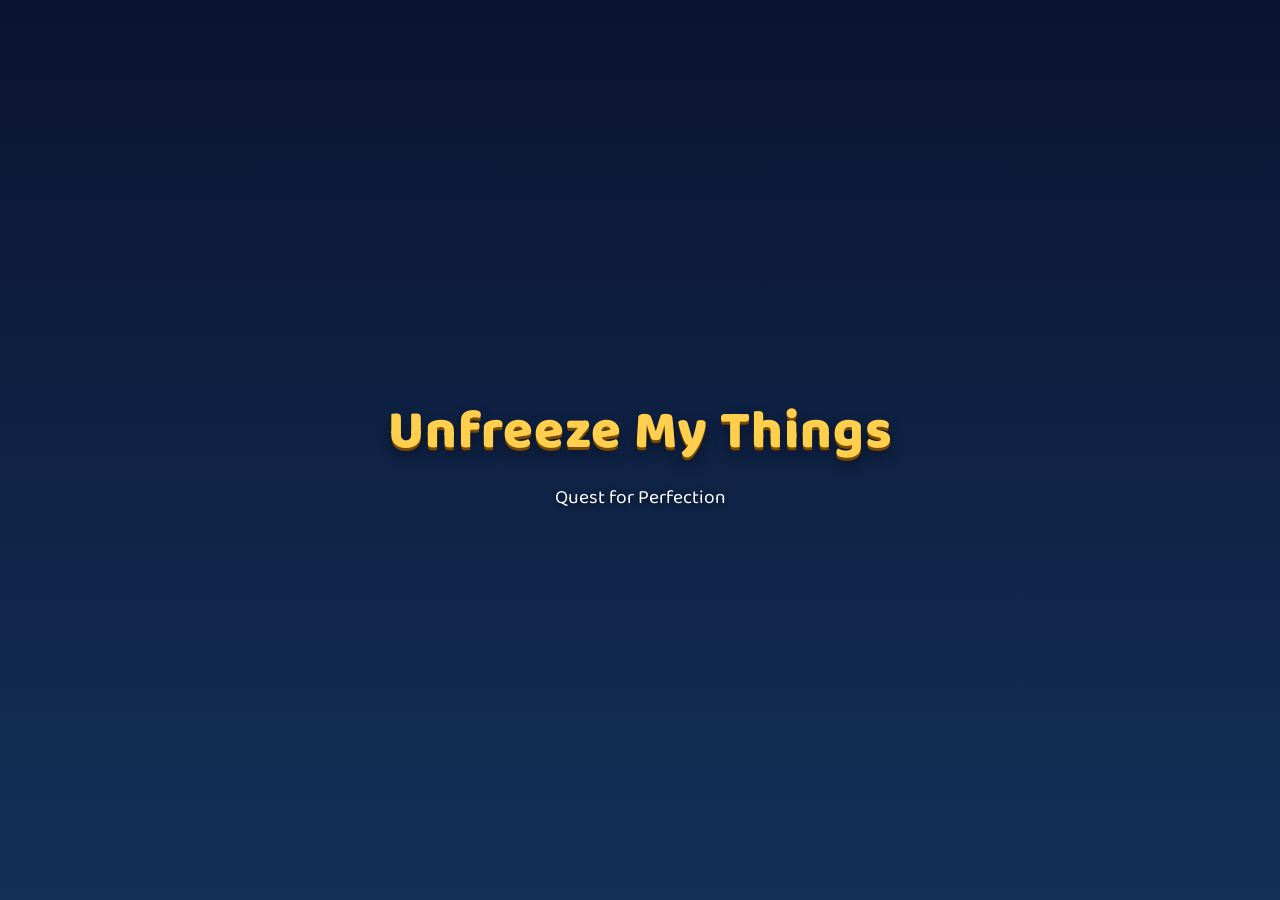
<file: play/index.html>
<!DOCTYPE html>
<html lang="en">
<head>
    <meta charset="UTF-8">
    <meta name="viewport" content="width=device-width, initial-scale=1.0, maximum-scale=1.0, user-scalable=no, viewport-fit=cover">
    <meta name="apple-mobile-web-app-capable" content="yes">
    <meta name="mobile-web-app-capable" content="yes">
    <meta name="screen-orientation" content="portrait">
    <meta name="theme-color" content="#1a1030">
    <title>Unfreeze My Things - Demo</title>
    <link rel="apple-touch-icon" href="../img/apple-touch-icon.png">
    <link rel="stylesheet" href="css/style.css">
</head>
<body>
    <div id="game-container">
        <canvas id="game-canvas"></canvas>

        <!-- Splash -->
        <div id="splash-overlay" class="screen hidden">
            <div class="splash-title-wrap">
                <h1 class="game-title">Unfreeze My Things</h1>
                <div class="game-subtitle">Quest for Perfection</div>
            </div>
        </div>

        <!-- Main Menu -->
        <div id="menu-overlay" class="screen hidden">
            <button id="btn-settings" class="icon-btn menu-settings-btn" title="Settings">&#9881;</button>
            <div class="menu-title-wrap">
                <h1 class="game-title">Unfreeze My Things</h1>
                <div class="game-subtitle">Quest for Perfection</div>
            </div>
            <div class="menu-buttons">
                <button id="btn-start" class="candy-btn candy-btn-ice">
                    <svg class="ice-btn-svg" viewBox="0 0 340 100" preserveAspectRatio="none" aria-hidden="true">
                        <defs>
                            <linearGradient id="iceBase" x1="0" y1="0" x2="0" y2="1">
                                <stop offset="0%" stop-color="#eaf7ff"/>
                                <stop offset="45%" stop-color="#a9dcf7"/>
                                <stop offset="100%" stop-color="#3f86bf"/>
                            </linearGradient>
                            <clipPath id="iceOutline">
                                <polygon points="32,0 308,0 340,32 340,68 308,100 32,100 0,68 0,32"/>
                            </clipPath>
                        </defs>
                        <g clip-path="url(#iceOutline)">
                            <polygon points="32,0 308,0 340,32 340,68 308,100 32,100 0,68 0,32" fill="url(#iceBase)"/>
                            <!-- Ring facets: outer edge paired with an inset point at the same
                                 angular position, so they tile the ring with no gaps/overlaps. -->
                            <polygon points="0,32 32,0 94.1,22.5 76.5,40.1" fill="#ffffff" fill-opacity="0.55" stroke="#ffffff" stroke-opacity="0.55" stroke-width="1.5"/>
                            <polygon points="32,0 308,0 245.9,22.5 94.1,22.5" fill="#eaf7ff" fill-opacity="0.5" stroke="#ffffff" stroke-opacity="0.5" stroke-width="1.5"/>
                            <polygon points="308,0 340,32 263.5,40.1 245.9,22.5" fill="#cfeeff" fill-opacity="0.4" stroke="#ffffff" stroke-opacity="0.45" stroke-width="1.5"/>
                            <polygon points="340,32 340,68 263.5,59.9 263.5,40.1" fill="#8fcdf2" fill-opacity="0.4" stroke="#ffffff" stroke-opacity="0.35" stroke-width="1.5"/>
                            <polygon points="340,68 308,100 245.9,77.5 263.5,59.9" fill="#5fa8de" fill-opacity="0.42" stroke="#ffffff" stroke-opacity="0.3" stroke-width="1.5"/>
                            <polygon points="308,100 32,100 94.1,77.5 245.9,77.5" fill="#4a90cf" fill-opacity="0.45" stroke="#ffffff" stroke-opacity="0.3" stroke-width="1.5"/>
                            <polygon points="32,100 0,68 76.5,59.9 94.1,77.5" fill="#3f86bf" fill-opacity="0.42" stroke="#ffffff" stroke-opacity="0.3" stroke-width="1.5"/>
                            <polygon points="0,68 0,32 76.5,40.1 76.5,59.9" fill="#5fa8de" fill-opacity="0.4" stroke="#ffffff" stroke-opacity="0.35" stroke-width="1.5"/>
                            <!-- Core facet -->
                            <polygon points="76.5,40.1 94.1,22.5 245.9,22.5 263.5,40.1 263.5,59.9 245.9,77.5 94.1,77.5 76.5,59.9" fill="#bfe3fb" fill-opacity="0.22" stroke="#ffffff" stroke-opacity="0.4" stroke-width="1.5"/>
                            <!-- Hot glossy highlight, top-left, where the light source hits hardest -->
                            <polygon points="0,32 32,0 78,14 40,34" fill="#ffffff" fill-opacity="0.5"/>
                            <g class="ice-btn-shimmer">
                                <polygon points="20,110 60,-10 90,-10 50,110" fill="#ffffff" fill-opacity="0.3"/>
                            </g>
                        </g>
                        <polygon points="32,0 308,0 340,32 340,68 308,100 32,100 0,68 0,32" fill="none" stroke="#ffffff" stroke-opacity="0.85" stroke-width="2.5"/>
                        <circle class="ice-sparkle" cx="60" cy="20" r="2.2" fill="#ffffff"/>
                        <circle class="ice-sparkle" cx="255" cy="16" r="1.8" fill="#ffffff"/>
                        <circle class="ice-sparkle" cx="300" cy="55" r="1.6" fill="#ffffff"/>
                        <circle class="ice-sparkle" cx="120" cy="85" r="1.8" fill="#ffffff"/>
                        <circle class="ice-sparkle" cx="200" cy="70" r="1.6" fill="#ffffff"/>
                    </svg>
                    <span class="ice-btn-label">Start Game</span>
                </button>
                <div class="menu-row">
                    <button id="btn-daily" class="candy-btn candy-btn-secondary menu-tile">
                        <span>Daily Thing</span><span class="menu-tile-sub" id="daily-sub"></span>
                    </button>
                    <button id="btn-collection" class="candy-btn candy-btn-secondary menu-tile">
                        <span>My Things</span><span class="menu-tile-sub">Your collection</span>
                    </button>
                </div>
                <button id="btn-howtoplay" class="candy-btn candy-btn-secondary">How to Play</button>
            </div>
            <button id="btn-wheel" class="menu-side-btn menu-side-left" aria-label="Free Spins">
                <span class="mini-wheel"><span class="mini-wheel-hub"></span></span>
                <span class="mini-wheel-pointer"></span>
                <span class="menu-side-dot"></span>
                <span class="menu-side-label">Free Spins</span>
            </button>
            <button id="btn-menu-shop" class="menu-side-btn menu-side-right" aria-label="Shop">
                <span class="menu-cart">
                    <svg viewBox="0 0 24 24" aria-hidden="true"><path d="M2.5 3.5h2.3l2.4 11.2a1.6 1.6 0 0 0 1.6 1.3h8.6a1.6 1.6 0 0 0 1.5-1.2l1.8-6.8H6.1" fill="none" stroke="currentColor" stroke-width="2.2" stroke-linecap="round" stroke-linejoin="round"/><circle cx="9.5" cy="20" r="1.7" fill="currentColor"/><circle cx="17" cy="20" r="1.7" fill="currentColor"/></svg>
                </span>
                <span class="menu-side-label">Shop</span>
            </button>
            <button id="menu-coins" class="coin-pill stat-pill-btn">
                <span class="coin-icon"></span><span id="menu-coin-count">0</span><span class="shop-plus">+</span>
            </button>
            <div class="menu-hint">Chip, melt and scrape the ice off your things!</div>
        </div>

        <!-- Daily Spin -->
        <div id="wheel-overlay" class="screen hidden">
            <div class="panel wheel-panel">
                <button class="icon-btn panel-close" data-back="btn-wheel-back" title="Close">&#10005;</button>
                <h2 class="panel-title">Daily Spin</h2>
                <div class="shop-coin-row">
                    <span class="coin-icon"></span><span id="wheel-coin-count">0</span>
                </div>
                <div class="wheel-wrap">
                    <div class="wheel-pointer"></div>
                    <canvas id="wheel-canvas" class="wheel-canvas"></canvas>
                </div>
                <div class="wheel-result" id="wheel-result" aria-live="polite"></div>
                <button id="btn-wheel-spin" class="candy-btn candy-btn-primary">Spin!</button>
                <button id="btn-wheel-ad" class="candy-btn candy-btn-secondary hidden">Watch an ad for another spin</button>
                <button id="btn-wheel-back" class="candy-btn candy-btn-secondary">Back</button>
            </div>
        </div>

        <!-- Tutorial Prompt -->
        <div id="tutorial-prompt-overlay" class="screen hidden">
            <div class="panel tutorial-prompt-panel">
                <h2 class="panel-title">New Here?</h2>
                <p class="tutorial-prompt-text">Want a quick tutorial covering the tools, Snowflakes, hints and stars?</p>
                <div class="tutorial-prompt-actions">
                    <button id="btn-tutorial-yes" class="candy-btn candy-btn-primary tutorial-prompt-btn">Yes</button>
                    <button id="btn-tutorial-no" class="candy-btn candy-btn-secondary tutorial-prompt-btn">No</button>
                </div>
            </div>
        </div>

        <!-- How To Play -->
        <div id="howtoplay-overlay" class="screen hidden">
            <div class="panel">
                <button class="icon-btn panel-close" data-back="btn-htp-back" title="Close">&#10005;</button>
                <h2 class="panel-title">How to Play</h2>
                <div class="htp-tabs" id="htp-tabs"></div>
                <div class="htp-sections" id="htp-sections"></div>
                <button id="btn-htp-back" class="candy-btn candy-btn-secondary">Back</button>
            </div>
        </div>

        <!-- Settings -->
        <div id="settings-overlay" class="screen hidden">
            <div class="panel">
                <h2 class="panel-title">Settings</h2>
                <div class="settings-rows">
                    <div class="settings-row">
                        <span class="settings-label">Music</span>
                        <button id="toggle-music" class="toggle-switch on" role="switch" aria-checked="true"></button>
                    </div>
                    <div class="settings-row">
                        <span class="settings-label">Sound Effects</span>
                        <button id="toggle-sound" class="toggle-switch on" role="switch" aria-checked="true"></button>
                    </div>
                    <div class="settings-row">
                        <span class="settings-label">Vibration</span>
                        <button id="toggle-haptics" class="toggle-switch on" role="switch" aria-checked="true"></button>
                    </div>
                </div>
                <!-- Capacitor opens links to other sites in the phone's browser. -->
                <a id="btn-privacy" class="candy-btn candy-btn-secondary" href="https://sites.google.com/view/unfreezemythings-privacypolicy/pagina-de-pornire" target="_blank" rel="noopener">Privacy Policy</a>
                <!-- Only shown to players under GDPR (see BreakManager.privacyOptionsRequired). -->
                <button id="btn-privacy-options" class="candy-btn candy-btn-secondary hidden">Privacy Options</button>
                <button id="btn-reset-progress" class="candy-btn candy-btn-danger">Reset Progress</button>
                <button id="btn-settings-back" class="candy-btn candy-btn-secondary">Back</button>
            </div>
        </div>

        <!-- My Things (collection) -->
        <div id="collection-overlay" class="screen hidden">
            <div class="panel">
                <button class="icon-btn panel-close" data-back="btn-collection-back" title="Close">&#10005;</button>
                <h2 class="panel-title">My Things</h2>
                <div class="collection-count" id="collection-count"></div>
                <div class="collection-grid" id="collection-grid"></div>
                <button id="btn-collection-back" class="candy-btn candy-btn-secondary">Back</button>
            </div>
        </div>

        <!-- Level Map -->
        <div id="levelmap-overlay" class="screen hidden">
            <div class="levelmap-topbar">
                <div class="stat-pill"><span class="stat-icon heart-icon"></span><span id="map-hearts">5</span></div>
                <div class="stat-pill"><span class="stat-icon star-icon"></span><span id="map-stars">0</span></div>
                <button id="btn-map-shop" class="stat-pill stat-pill-btn">
                    <span class="stat-icon coin-icon"></span><span id="map-coins">0</span><span class="shop-plus">+</span>
                    <div id="map-shop-hint" class="map-shop-hint hidden">
                        <div class="map-shop-hint-arrow">&#9650;</div>
                        <div class="map-shop-hint-text">Check out the shop!</div>
                    </div>
                </button>
                <button id="btn-map-menu" class="icon-btn" title="Menu">&#9776;</button>
            </div>
            <div class="levelmap-scroll" id="levelmap-scroll">
                <div class="levelmap-path" id="levelmap-path"></div>
            </div>
        </div>

        <!-- Shop -->
        <div id="shop-overlay" class="screen hidden">
            <div class="panel shop-panel">
                <button class="icon-btn panel-close" data-back="btn-shop-back" title="Close">&#10005;</button>
                <h2 class="panel-title">Shop</h2>
                <div class="shop-coin-row">
                    <span class="coin-icon"></span><span id="shop-coin-count">0</span>
                    <button id="btn-shop-watch-ad" class="shop-ad-plus" title="Watch an ad for Snowflakes">+</button>
                </div>

                <div class="shop-tool-tabs" id="shop-tool-tabs">
                    <button class="shop-tool-tab" data-tool="hairdryer">
                        <img src="assets/images/ui/hair_dryer_no_background.png" alt="Hairdryer">
                        <span>Hairdryer</span>
                    </button>
                    <button class="shop-tool-tab" data-tool="scraper">
                        <img src="assets/images/ui/scraper_no_background.png" alt="Ice Scraper">
                        <span>Ice Scraper</span>
                    </button>
                </div>

                <div class="shop-section-label" id="shop-upgrade-label">Hairdryer Upgrades</div>
                <div class="shop-rows" id="shop-upgrade-rows"></div>

                <div class="shop-section-label">Ice Skins</div>
                <div class="shop-skins" id="shop-skins"></div>

                <div class="shop-section-label">Hint Charges</div>
                <div class="shop-hint-row">
                    <div class="shop-hint-info">
                        <div class="shop-hint-count"><span class="stat-icon heart-icon"></span><span id="shop-heart-count">5</span> / <span id="shop-heart-max">5</span></div>
                        <div class="shop-hint-timer" id="shop-heart-timer"></div>
                        <div class="shop-hint-desc">Spend a hint charge in-level to auto-clear one stuck cell.</div>
                    </div>
                    <button id="btn-buy-heart" class="candy-btn candy-btn-secondary shop-buy-btn">Buy 1</button>
                </div>

                <button id="btn-shop-back" class="candy-btn candy-btn-secondary">Back</button>
            </div>

            <!-- Shop Tutorial -->
            <div id="shop-tutorial-overlay" class="screen hidden">
                <div class="panel tutorial-prompt-panel">
                    <h2 class="panel-title">Welcome to the Shop!</h2>
                    <p class="tutorial-prompt-text" id="shop-tutorial-text"></p>
                    <div class="tutorial-prompt-actions">
                        <button id="btn-shop-tutorial-next" class="candy-btn candy-btn-primary tutorial-prompt-btn">Next</button>
                    </div>
                </div>
            </div>

            <!-- Watch Ad Confirm -->
            <div id="shop-ad-confirm-overlay" class="screen hidden">
                <div class="panel tutorial-prompt-panel">
                    <h2 class="panel-title">Watch an Ad?</h2>
                    <p class="tutorial-prompt-text" id="shop-ad-confirm-text"></p>
                    <div class="tutorial-prompt-actions">
                        <button id="btn-shop-ad-yes" class="candy-btn candy-btn-primary tutorial-prompt-btn">Watch Ad</button>
                        <button id="btn-shop-ad-no" class="candy-btn candy-btn-secondary tutorial-prompt-btn">Cancel</button>
                    </div>
                </div>
            </div>
        </div>

        <!-- Loading -->
        <div id="loading-overlay" class="screen hidden">
            <div class="loading-text">Preparing level...</div>
            <div class="loading-bar-track">
                <div class="loading-bar-fill" id="loading-bar-fill"></div>
            </div>
        </div>

        <!-- Gameplay -->
        <div id="gameplay-overlay" class="screen hidden">
            <div class="gameplay-topbar">
                <div class="progress-track">
                    <div class="progress-fill" id="progress-fill"></div>
                    <div class="progress-label" id="progress-label">0%</div>
                </div>
                <div class="timer-pill" id="gameplay-timer">0.0s</div>
                <div class="coin-pill"><span class="coin-icon"></span><span id="gameplay-coin-count">0</span></div>
                <button id="btn-gameplay-hint" class="stat-pill gameplay-hint-btn" title="Use a hint charge">
                    <span class="stat-icon heart-icon"></span><span id="gameplay-hint-count">0</span>
                    <div id="gameplay-hint-nudge" class="map-shop-hint hidden">
                        <div class="map-shop-hint-arrow">&#9650;</div>
                        <div class="map-shop-hint-text">Don't forget to use hints!</div>
                    </div>
                </button>
                <button id="btn-gameplay-back" class="icon-btn gameplay-back-btn" title="Back">&#10005;</button>
            </div>

            <div class="gameplay-health hidden" id="gameplay-health" title="Cracks your thing can still take"></div>
            <div class="gameplay-rule hidden" id="gameplay-rule"></div>
            <div class="gameplay-reveal-name" id="gameplay-reveal-name"></div>
            <div id="gameplay-floats"></div>

            <div class="combo-label" id="gameplay-combo"></div>
            <div class="combo-meter-text" id="combo-meter-text"></div>

            <div class="tutorial-callout hidden" id="gameplay-tutorial">
                <div class="tutorial-hand">&#9757;</div>
                <div class="tutorial-text" id="tutorial-text"></div>
            </div>

            <div class="tool-bar">
                <button id="tool-pickaxe" class="tool-btn" title="Chop">
                    <img src="assets/images/ui/pickaxe_no_background.png" alt="Pickaxe">
                </button>
                <button id="tool-hairdryer" class="tool-btn" title="Melt">
                    <img src="assets/images/ui/hair_dryer_no_background.png" alt="Hairdryer">
                    <span class="tool-point" aria-hidden="true">&#128071;</span>
                </button>
                <button id="tool-scraper" class="tool-btn" title="Scrape">
                    <img src="assets/images/ui/scraper_no_background.png" alt="Ice Scraper">
                    <span class="tool-point" aria-hidden="true">&#128071;</span>
                </button>
            </div>
        </div>

        <!-- Level Lost: the object took too many cracks and broke -->
        <div id="levellost-overlay" class="screen hidden">
            <div class="levelclear-panel levellost-panel">
                <h2 class="levelclear-title levellost-title">Oh no, it broke!</h2>
                <div class="lc-name" id="ll-name"></div>
                <div class="levellost-actions">
                    <button id="ll-btn-continue" class="candy-btn candy-btn-primary">&#9654; Watch ad: fix a crack</button>
                    <button id="ll-btn-retry" class="candy-btn candy-btn-primary">Retry</button>
                    <button id="ll-btn-map" class="candy-btn candy-btn-secondary lc-btn-map">Map</button>
                </div>
                <div class="lc-line" id="ll-msg"></div>
            </div>
        </div>

        <!-- Level Clear -->
        <div id="levelclear-overlay" class="screen hidden">
            <div class="levelclear-panel">
                <h2 class="levelclear-title">Unfrozen!</h2>
                <div class="lc-name" id="lc-name"></div>
                <div class="levelclear-stars" id="lc-stars">
                    <span class="lc-star"></span><span class="lc-star"></span><span class="lc-star"></span>
                </div>
                <div class="levelclear-stats">
                    <div id="lc-time" class="lc-line"></div>
                    <div id="lc-mult" class="lc-line"></div>
                    <div id="lc-combo" class="lc-line"></div>
                    <div id="lc-math" class="lc-line"></div>
                </div>
                <div id="lc-coins" class="lc-coins">+0 Snowflakes</div>
                <div class="levelclear-actions" id="lc-actions">
                    <button id="lc-btn-next" class="candy-btn candy-btn-primary lc-btn-next">Next Level</button>
                    <button id="lc-btn-map" class="candy-btn candy-btn-secondary lc-btn-map">Map</button>
                </div>
            </div>
        </div>
    </div>

    <!--
      Boot watchdog. Inline, and deliberately NOT a module: src/main.js and everything it
      imports form a single module graph, so if any one file in it fails to load - a content
      blocker cancelling the request, a bad path, a 404 - then NONE of it runs, including the
      error reporting inside main.js itself. Every .screen overlay above starts out `hidden`
      and only Game.goTo() ever un-hides one, so that failure otherwise presents as a totally
      blank page: no game, no error, nothing but the body background colour. This script runs
      regardless of what happens to the module graph, and says what actually went wrong.
    -->
    <script>
    (function () {
        var BOOT_TIMEOUT_MS = 4000;

        function panel(heading, detail, steps) {
            if (document.getElementById('startup-error')) return;
            var box = document.createElement('div');
            box.id = 'startup-error';
            box.setAttribute('role', 'alert');
            box.style.cssText = 'position:fixed;inset:0;z-index:99999;display:flex;flex-direction:column;' +
                'justify-content:center;align-items:center;gap:14px;padding:24px;box-sizing:border-box;' +
                'background:#1a1030;color:#f3ecff;text-align:center;overflow:auto;' +
                'font-family:system-ui,Segoe UI,Roboto,sans-serif';
            var h = document.createElement('h1');
            h.textContent = heading;
            h.style.cssText = 'margin:0;font-size:clamp(20px,5vw,30px);color:#ffd479;font-weight:800';
            var p = document.createElement('p');
            p.textContent = detail;
            p.style.cssText = 'margin:0;max-width:54ch;line-height:1.55;font-size:15px;opacity:0.92';
            box.appendChild(h);
            box.appendChild(p);
            if (steps && steps.length) {
                var ul = document.createElement('ul');
                ul.style.cssText = 'margin:0;max-width:54ch;text-align:left;line-height:1.7;font-size:14px;opacity:0.9';
                for (var i = 0; i < steps.length; i++) {
                    var li = document.createElement('li');
                    li.textContent = steps[i];
                    ul.appendChild(li);
                }
                box.appendChild(ul);
            }
            document.body.appendChild(box);
        }

        // A cancelled request and a missing one look identical from script-land (both reject),
        // so re-request a couple of the app's own files to tell the story apart.
        function probe(url) {
            return fetch(url, { cache: 'no-store' }).then(
                function (r) { return r.ok ? 'ok' : 'http-' + r.status; },
                function () { return 'cancelled'; }
            );
        }

        setTimeout(function () {
            if (window.__defrostGame || document.getElementById('startup-error')) return;
            Promise.all([probe('src/main.js'), probe('src/engine/BreakManager.js')]).then(function (res) {
                if (res.indexOf('cancelled') !== -1) {
                    panel(
                        'A browser extension is blocking the game',
                        'One of the game\'s own script files never reached the browser - the request was ' +
                        'cancelled before it left. That is almost always an ad blocker or privacy extension ' +
                        '(look for ERR_BLOCKED_BY_CLIENT in the Console). The game loads its scripts as one ' +
                        'module graph, so a single blocked file stops all of it.',
                        [
                            'Click your ad blocker\'s icon and disable it for localhost, then reload.',
                            'Or open the page in a private/incognito window with extensions turned off.',
                            'The Network tab shows which file was blocked, in case a filter needs an exception.',
                        ]
                    );
                } else if (res[0] !== 'ok' || res[1] !== 'ok') {
                    panel(
                        'The game files could not be loaded',
                        'The server did not return the game\'s scripts (' + res.join(', ') + '). Serve the ' +
                        'project from its own folder - start.bat does this - and reload.',
                        ['Check the Network tab for the failing request.']
                    );
                } else {
                    panel(
                        'The game failed to start',
                        'The scripts loaded but the game never finished starting up.',
                        ['Open the browser console (F12) - the error there says what went wrong.']
                    );
                }
            });
        }, BOOT_TIMEOUT_MS);
    })();
    </script>
    <script>window.DEMO_LEVELS = 8;</script>
    <style>#btn-shop-watch-ad, #btn-wheel-ad { display: none !important; }</style>
    <script type="module" src="src/main.js"></script>
</body>
</html>
</file>
<file: play/css/style.css>
@font-face {
    font-family: 'Baloo2';
    src: url('../assets/fonts/Baloo2.ttf') format('truetype');
    font-weight: 400 800;
}

:root {
    --candy-pink: #ff7ab8;
    --candy-blue: #5fd3ff;
    --candy-purple: #a06bff;
    --candy-gold: #ffcf4d;
    --ice-blue: #bfe9ff;
    --ink: #2a1a40;
    color-scheme: dark;
}

* {
    box-sizing: border-box;
    -webkit-tap-highlight-color: transparent;
    user-select: none;
    -webkit-user-select: none;
}

html, body {
    margin: 0;
    padding: 0;
    width: 100%;
    height: 100%;
    overflow: hidden;
    background: #0f1d3a;
    font-family: 'Baloo2', 'Segoe UI', system-ui, sans-serif;
    touch-action: none;
    overscroll-behavior: none;
}

#game-container {
    position: fixed;
    inset: 0;
    width: 100%;
    height: 100%;
    overflow: hidden;
}

#game-canvas {
    position: absolute;
    inset: 0;
    width: 100%;
    height: 100%;
    display: block;
}

.screen {
    position: absolute;
    inset: 0;
    width: 100%;
    height: 100%;
    display: flex;
    flex-direction: column;
    align-items: center;
    pointer-events: auto;
}

.screen.hidden {
    display: none;
}

/* ---------- Shared bits ---------- */

.game-title {
    font-size: clamp(2.2rem, 10vw, 3.4rem);
    font-weight: 800;
    color: var(--candy-gold);
    text-shadow: 0 3px 0 #7a4a00, 0 6px 14px rgba(0,0,0,0.45);
    margin: 0;
    text-align: center;
    letter-spacing: 1px;
}

.game-subtitle {
    text-align: center;
    color: #fff;
    font-size: clamp(0.95rem, 3.6vw, 1.2rem);
    text-shadow: 0 2px 6px rgba(0,0,0,0.5);
    margin-top: 6px;
}

.candy-btn {
    font-family: inherit;
    font-weight: 700;
    font-size: 1.3rem;
    color: #fff;
    padding: 18px 40px;
    border-radius: 999px;
    border: 4px solid #fff;
    cursor: pointer;
    box-shadow: 0 6px 0 rgba(0,0,0,0.25), 0 10px 20px rgba(0,0,0,0.35);
    transition: transform 0.08s ease;
    text-shadow: 0 2px 3px rgba(0,0,0,0.4);
}

.candy-btn:active {
    transform: translateY(4px) scale(0.98);
    box-shadow: 0 2px 0 rgba(0,0,0,0.25), 0 4px 10px rgba(0,0,0,0.3);
}

.candy-btn-primary {
    background: linear-gradient(180deg, #8fe0ff, #2f8fd6);
    color: #fff;
}

/* Faceted "ice gem" button. The facets are real polygons (drawn in an inline SVG child,
   see index.html) rather than a CSS gradient trick - flat gradient stripes read as candy
   stripes no matter the color, they don't read as angular cut facets. The clip-path here
   mirrors the SVG's own octagon exactly (same per-axis fractions: 32/340 x, 32/100 y) so
   the button's hit-area/glow matches the drawn silhouette. */
.candy-btn-ice {
    position: relative;
    display: inline-flex;
    align-items: center;
    justify-content: center;
    border: none;
    background: none;
    color: #fff;
    clip-path: polygon(9.41% 0, 90.59% 0, 100% 32%, 100% 68%, 90.59% 100%, 9.41% 100%, 0 68%, 0 32%);
    text-shadow: 0 2px 3px rgba(0,10,25,0.6), 0 0 10px rgba(255,255,255,0.7);
    filter: drop-shadow(0 6px 14px rgba(0,15,35,0.4)) drop-shadow(0 0 16px rgba(140,210,255,0.55));
}

.ice-btn-svg {
    position: absolute;
    inset: 0;
    width: 100%;
    height: 100%;
    display: block;
}

.ice-btn-label {
    position: relative;
    z-index: 1;
}

.ice-btn-shimmer {
    transform-origin: center;
    animation: ice-shimmer-sweep 3.6s ease-in-out infinite;
}

.ice-sparkle {
    animation: ice-sparkle 2.2s ease-in-out infinite;
}
.ice-sparkle:nth-child(2) { animation-delay: 0.5s; }
.ice-sparkle:nth-child(3) { animation-delay: 1.1s; }
.ice-sparkle:nth-child(4) { animation-delay: 0.3s; }
.ice-sparkle:nth-child(5) { animation-delay: 1.6s; }

@keyframes ice-shimmer-sweep {
    0%   { transform: translateX(-140px); opacity: 0; }
    15%  { opacity: 0.9; }
    50%  { transform: translateX(140px); opacity: 0; }
    100% { transform: translateX(140px); opacity: 0; }
}

@keyframes ice-sparkle {
    0%, 100% { opacity: 0.15; }
    50% { opacity: 1; }
}

.candy-btn-secondary {
    background: linear-gradient(180deg, #f2fbff, #a9d8f2);
    color: #123a5c;
    font-size: 1.05rem;
    padding: 12px 30px;
    text-shadow: 0 1px 0 rgba(255,255,255,0.5);
}

.candy-btn-danger {
    background: linear-gradient(180deg, #ff8a8a, #d33f3f);
    color: #fff;
    font-size: 1.05rem;
    padding: 12px 30px;
}

.candy-btn-danger.armed {
    background: linear-gradient(180deg, #ffb84d, #d3701f);
}

.icon-btn {
    width: 44px;
    height: 44px;
    border-radius: 50%;
    border: 3px solid rgba(255,255,255,0.85);
    background: rgba(30, 15, 50, 0.55);
    color: #fff;
    font-size: 1.1rem;
    display: flex;
    align-items: center;
    justify-content: center;
    cursor: pointer;
}

.coin-pill, .stat-pill {
    display: flex;
    align-items: center;
    gap: 8px;
    background: rgba(20, 10, 40, 0.55);
    border: 2px solid rgba(255,255,255,0.6);
    border-radius: 999px;
    padding: 8px 16px;
    color: #fff;
    font-weight: 700;
    font-size: 1.05rem;
}

.stat-pill-btn {
    font-family: inherit;
    cursor: pointer;
    position: relative;
}

.shop-plus {
    display: inline-flex;
    align-items: center;
    justify-content: center;
    width: 17px;
    height: 17px;
    border-radius: 50%;
    background: linear-gradient(180deg, #34c98a, #1f8f60);
    color: #fff;
    font-size: 0.8rem;
    font-weight: 800;
    margin-left: -2px;
}

.coin-icon, .heart-icon, .star-icon {
    width: 20px;
    height: 20px;
    border-radius: 50%;
    display: inline-block;
    background: radial-gradient(circle at 35% 30%, #fff6c8, var(--candy-gold) 60%, #b8860b 100%);
    box-shadow: inset 0 -2px 3px rgba(0,0,0,0.3);
}

/* Currency icon is a snowflake (fits the ice/defrost theme) instead of a coin -
   overrides the shared circular coin styling above. */
.coin-icon {
    border-radius: 0;
    box-shadow: none;
    background: url("[data-uri]") center/contain no-repeat;
}

.heart-icon {
    background: radial-gradient(circle at 35% 30%, #ffd0d8, #ff4d6d 60%, #a80025 100%);
}

.star-icon {
    background: radial-gradient(circle at 35% 30%, #fff, #5fd3ff 60%, #1b6faa 100%);
}

/* ---------- Splash ---------- */

#splash-overlay {
    justify-content: center;
    background: linear-gradient(180deg, #0a1430, #143058);
}

.splash-title-wrap {
    opacity: 0;
    transition: opacity 0.6s ease;
}

.splash-title-wrap.visible {
    opacity: 1;
}

/* ---------- Main Menu ---------- */

#menu-overlay {
    justify-content: flex-end;
    padding-bottom: 6vh;
    gap: 22px;
}

.menu-title-wrap {
    position: absolute;
    top: 9vh;
    width: 100%;
}

.menu-buttons {
    display: flex;
    flex-direction: column;
    align-items: center;
    gap: 14px;
    z-index: 2;
}

.menu-hint {
    color: #fff;
    text-shadow: 0 2px 5px rgba(0,0,0,0.6);
    font-size: 0.95rem;
    text-align: center;
    padding: 0 12vw;
    z-index: 2;
}

.menu-settings-btn {
    position: absolute;
    top: max(14px, env(safe-area-inset-top));
    right: 14px;
    z-index: 3;
}

/* ---------- Tutorial Prompt ---------- */

#tutorial-prompt-overlay {
    justify-content: center;
    background: rgba(10, 8, 20, 0.85);
    z-index: 10;
}

.tutorial-prompt-text {
    color: #fff;
    text-align: center;
    font-size: 0.95rem;
    line-height: 1.4;
    margin: 0;
}

.tutorial-prompt-actions {
    display: flex;
    gap: 12px;
    margin-top: 6px;
}

.tutorial-prompt-btn {
    padding: 14px 30px;
    font-size: 1.1rem;
    white-space: nowrap;
}

#shop-tutorial-overlay {
    justify-content: center;
    background: rgba(10, 8, 20, 0.85);
    z-index: 10;
}

#shop-ad-confirm-overlay {
    justify-content: center;
    background: rgba(10, 8, 20, 0.85);
    z-index: 10;
}

/* ---------- How To Play ---------- */

#howtoplay-overlay {
    justify-content: center;
    background: rgba(10, 8, 20, 0.85);
}

.htp-tabs {
    width: 100%;
    display: flex;
    gap: 8px;
}

.htp-tab {
    flex: 1;
    font-family: inherit;
    font-weight: 700;
    font-size: 0.82rem;
    color: rgba(255,255,255,0.7);
    background: rgba(255,255,255,0.08);
    border: 2px solid rgba(255,255,255,0.3);
    border-radius: 999px;
    padding: 8px 6px;
    cursor: pointer;
}

.htp-tab.active {
    color: #123a5c;
    background: linear-gradient(180deg, #f2fbff, #a9d8f2);
    border-color: rgba(255,255,255,0.6);
}

.htp-candy-icon {
    width: 14px;
    height: 14px;
    margin-right: 6px;
    vertical-align: middle;
}

.panel {
    box-sizing: border-box;
    width: 88%;
    max-width: 440px;
    min-width: 0;
    max-height: 84vh;
    overflow-y: auto;
    overflow-x: hidden;
    background: rgba(14, 28, 58, 0.92);
    border: 3px solid rgba(255,255,255,0.5);
    border-radius: 24px;
    padding: 24px 20px;
    display: flex;
    flex-direction: column;
    align-items: center;
    gap: 16px;
    scrollbar-width: thin;
    scrollbar-color: #57515f rgba(0,0,0,0.2);
    /* Clips the custom scrollbar (drawn as a straight rectangle) to the same rounded
       rect as the panel itself - without this it pokes past the rounded corners into
       the background above/below the card. */
    clip-path: inset(0 round 24px);
}

/* Force the scrollbar thumb to always render (not just while scrolling), so players
   notice a panel is scrollable instead of assuming they've seen all of its content. */
.panel::-webkit-scrollbar {
    width: 4px;
}

.panel::-webkit-scrollbar-track {
    background: rgba(0,0,0,0.2);
    border-radius: 999px;
}

.panel::-webkit-scrollbar-thumb {
    background: #57515f;
    border-radius: 999px;
}

.panel-title {
    color: var(--candy-blue);
    text-shadow: 0 2px 4px rgba(0,0,0,0.5);
    margin: 0;
}

.htp-sections {
    width: 100%;
    min-width: 0;
    box-sizing: border-box;
    display: flex;
    flex-direction: column;
    gap: 14px;
}

.htp-section {
    min-width: 0;
}

.htp-section h3 {
    margin: 0 0 4px;
    color: var(--candy-gold);
    font-size: 1rem;
}

.htp-section p {
    width: 100%;
    box-sizing: border-box;
    margin: 0;
    color: #fff;
    font-size: 0.9rem;
    line-height: 1.4;
    opacity: 0.9;
    white-space: pre-line;
    overflow-wrap: break-word;
}

/* ---------- Settings ---------- */

#settings-overlay {
    justify-content: center;
    background: rgba(10, 8, 20, 0.85);
}

.settings-rows {
    width: 100%;
    box-sizing: border-box;
    display: flex;
    flex-direction: column;
    gap: 14px;
}

.settings-row {
    width: 100%;
    display: flex;
    align-items: center;
    justify-content: space-between;
    gap: 12px;
}

.settings-label {
    color: #fff;
    font-size: 1rem;
}

.toggle-switch {
    flex: none;
    width: 54px;
    height: 30px;
    border-radius: 999px;
    border: 2px solid rgba(255,255,255,0.6);
    background: rgba(0,0,0,0.4);
    cursor: pointer;
    position: relative;
    transition: background 0.15s ease;
}

.toggle-switch::after {
    content: '';
    position: absolute;
    top: 2px;
    left: 2px;
    width: 22px;
    height: 22px;
    border-radius: 50%;
    background: #fff;
    box-shadow: 0 2px 4px rgba(0,0,0,0.4);
    transition: transform 0.15s ease;
}

.toggle-switch.on {
    background: linear-gradient(180deg, #34c98a, #1f8f60);
}

.toggle-switch.on::after {
    transform: translateX(24px);
}

/* ---------- Shop ---------- */

#shop-overlay {
    justify-content: center;
    background: rgba(10, 8, 20, 0.85);
}

.shop-panel {
    max-width: 460px;
}

.shop-coin-row {
    display: flex;
    align-items: center;
    gap: 8px;
    color: var(--candy-gold);
    font-size: 1.4rem;
    font-weight: 800;
    margin-top: -6px;
}

.shop-ad-plus {
    font-family: inherit;
    display: inline-flex;
    align-items: center;
    justify-content: center;
    width: 26px;
    height: 26px;
    border-radius: 50%;
    background: linear-gradient(180deg, #34c98a, #1f8f60);
    border: 2px solid rgba(255,255,255,0.6);
    color: #fff;
    font-size: 1.1rem;
    font-weight: 800;
    line-height: 1;
    padding: 0;
    cursor: pointer;
    box-shadow: 0 3px 0 rgba(0,0,0,0.25);
}

.shop-ad-plus:active {
    transform: translateY(2px);
    box-shadow: 0 1px 0 rgba(0,0,0,0.25);
}

.shop-tool-tabs {
    width: 100%;
    display: flex;
    gap: 10px;
}

.shop-tool-tab {
    flex: 1;
    font-family: inherit;
    display: flex;
    flex-direction: column;
    align-items: center;
    gap: 6px;
    color: rgba(255,255,255,0.7);
    background: rgba(255,255,255,0.08);
    border: 2px solid rgba(255,255,255,0.3);
    border-radius: 16px;
    padding: 10px 6px;
    cursor: pointer;
}

.shop-tool-tab img {
    width: 108px;
    height: 108px;
    object-fit: contain;
}

.shop-tool-tab span {
    font-weight: 700;
    font-size: 0.8rem;
}

.shop-tool-tab.active {
    color: #5a3a10;
    background: linear-gradient(180deg, #ffe6b3, #e8b96a);
    border-color: rgba(255,255,255,0.6);
}

.shop-section-label {
    align-self: flex-start;
    color: var(--candy-blue);
    font-size: 0.85rem;
    font-weight: 700;
    text-transform: uppercase;
    letter-spacing: 0.06em;
    margin-top: 4px;
}

.shop-rows {
    width: 100%;
    display: flex;
    flex-direction: column;
    gap: 10px;
}

.shop-row {
    width: 100%;
    box-sizing: border-box;
    display: flex;
    align-items: center;
    justify-content: space-between;
    gap: 12px;
    background: rgba(255,255,255,0.06);
    border: 2px solid rgba(255,255,255,0.25);
    border-radius: 16px;
    padding: 12px 14px;
}

.shop-row-info {
    min-width: 0;
    flex: 1;
}

.shop-row-title {
    color: #fff;
    font-weight: 700;
    font-size: 0.98rem;
}

.shop-row-desc {
    color: rgba(255,255,255,0.75);
    font-size: 0.8rem;
    line-height: 1.35;
    margin: 3px 0 7px;
}

.shop-dots {
    display: flex;
    gap: 5px;
}

.shop-dot {
    width: 10px;
    height: 10px;
    border-radius: 50%;
    background: rgba(255,255,255,0.2);
    border: 1px solid rgba(255,255,255,0.4);
}

.shop-dot.filled {
    background: var(--candy-blue);
    border-color: var(--candy-blue);
}

.shop-buy-btn {
    flex: none;
    padding: 10px 16px;
    font-size: 0.92rem;
    display: flex;
    align-items: center;
    gap: 6px;
    white-space: nowrap;
}

.shop-buy-btn:disabled {
    opacity: 0.45;
    cursor: default;
}

.shop-btn-coin {
    width: 15px;
    height: 15px;
}

#btn-privacy {
    text-decoration: none;
    text-align: center;
}

#wheel-overlay {
    justify-content: center;
    background: rgba(10, 8, 20, 0.85);
}

/* Main menu side buttons: Free Spins (left) and Shop (right). */
.menu-side-btn {
    position: absolute;
    top: 36vh;
    z-index: 3;
    display: flex;
    flex-direction: column;
    align-items: center;
    gap: 4px;
    background: none;
    border: none;
    padding: 0;
    font-family: inherit;
    cursor: pointer;
}

.menu-side-left { left: 14px; }
.menu-side-right { right: 14px; }

.menu-side-btn:active { transform: scale(0.94); }

.menu-side-label {
    color: #fff;
    font-weight: 800;
    font-size: 0.85rem;
    text-shadow: 0 2px 4px rgba(0,0,0,0.7);
    background: rgba(20, 10, 40, 0.55);
    border-radius: 999px;
    padding: 1px 10px;
}

.mini-wheel {
    position: relative;
    display: block;
    width: 64px;
    height: 64px;
    border-radius: 50%;
    border: 3px solid #fff;
    background: conic-gradient(from -22.5deg,
        #5fd3ff 0 45deg, #ff7ab8 45deg 90deg, #a06bff 90deg 135deg, #ffcf4d 135deg 180deg,
        #5fd3ff 180deg 225deg, #ff7ab8 225deg 270deg, #a06bff 270deg 315deg, #ffcf4d 315deg 360deg);
    box-shadow: 0 4px 10px rgba(0,0,0,0.45);
}

.mini-wheel-hub {
    position: absolute;
    inset: 50%;
    width: 14px;
    height: 14px;
    margin: -7px 0 0 -7px;
    border-radius: 50%;
    background: #fff;
}

.mini-wheel-pointer {
    position: absolute;
    top: -5px;
    left: 50%;
    transform: translateX(-50%);
    border-left: 7px solid transparent;
    border-right: 7px solid transparent;
    border-top: 12px solid #fff;
    filter: drop-shadow(0 1px 2px rgba(0,0,0,0.5));
}

.menu-side-btn.ready .mini-wheel {
    animation: mini-wheel-turn 6s linear infinite;
}

@keyframes mini-wheel-turn {
    to { transform: rotate(360deg); }
}

.menu-side-dot {
    position: absolute;
    top: 0;
    right: 2px;
    width: 16px;
    height: 16px;
    border-radius: 50%;
    background: #ff4757;
    border: 2px solid #fff;
    display: none;
}

.menu-side-btn.ready .menu-side-dot { display: block; }

.menu-cart {
    display: grid;
    place-items: center;
    width: 64px;
    height: 64px;
    border-radius: 50%;
    border: 3px solid #fff;
    background: radial-gradient(circle at 35% 30%, #fff6c8, var(--candy-gold) 55%, #d99a0b 100%);
    color: var(--ink);
    box-shadow: 0 4px 10px rgba(0,0,0,0.45);
    animation: cart-bob 2.4s ease-in-out infinite;
}

.menu-cart svg {
    width: 34px;
    height: 34px;
}

@keyframes cart-bob {
    0%, 100% { transform: translateY(0); }
    50% { transform: translateY(-4px); }
}

@media (prefers-reduced-motion: reduce) {
    .menu-side-btn.ready .mini-wheel, .menu-cart { animation: none; }
}

.wheel-wrap {
    position: relative;
    width: min(280px, 70vw);
    aspect-ratio: 1;
}

.wheel-canvas {
    width: 100%;
    height: 100%;
    display: block;
    filter: drop-shadow(0 6px 14px rgba(0,0,0,0.35));
}

.wheel-pointer {
    position: absolute;
    top: -6px;
    left: 50%;
    transform: translateX(-50%);
    width: 0;
    height: 0;
    border-left: 14px solid transparent;
    border-right: 14px solid transparent;
    border-top: 26px solid #fff;
    filter: drop-shadow(0 2px 3px rgba(0,0,0,0.4));
    z-index: 1;
}

.wheel-result {
    min-height: 1.4em;
    color: var(--candy-gold);
    font-weight: 700;
    font-size: 1.05rem;
    text-align: center;
}

#btn-wheel-ad.hidden {
    display: none;
}

#btn-wheel-spin:disabled {
    opacity: 0.6;
    font-size: 1rem;
    cursor: default;
}

.shop-skins {
    width: 100%;
    display: grid;
    grid-template-columns: repeat(3, minmax(0, 1fr));
    gap: 10px;
}

.shop-skin {
    display: flex;
    flex-direction: column;
    align-items: center;
    gap: 5px;
    padding: 10px 4px;
    background: rgba(255,255,255,0.06);
    border: 2px solid rgba(255,255,255,0.25);
    border-radius: 16px;
    color: #fff;
    font: inherit;
    cursor: pointer;
}

.shop-skin.equipped {
    border-color: var(--candy-gold);
    background: rgba(255, 207, 77, 0.12);
}

.shop-skin:disabled {
    opacity: 0.45;
    cursor: default;
}

.shop-skin-swatch {
    width: 46px;
    height: 46px;
    border-radius: 50%;
    border: 2px solid rgba(255,255,255,0.6);
}

.shop-skin-name {
    font-weight: 700;
    font-size: 0.85rem;
}

.shop-skin-state {
    display: flex;
    align-items: center;
    gap: 4px;
    font-size: 0.78rem;
    color: rgba(255,255,255,0.8);
}

.shop-skin.equipped .shop-skin-state {
    color: var(--candy-gold);
}

.shop-hint-row {
    width: 100%;
    box-sizing: border-box;
    display: flex;
    align-items: center;
    justify-content: space-between;
    gap: 12px;
    background: rgba(255,255,255,0.06);
    border: 2px solid rgba(255,255,255,0.25);
    border-radius: 16px;
    padding: 12px 14px;
}

.shop-hint-info {
    min-width: 0;
    flex: 1;
}

.shop-hint-count {
    display: flex;
    align-items: center;
    gap: 6px;
    color: #fff;
    font-weight: 800;
    font-size: 1.1rem;
}

.shop-hint-count .stat-icon {
    width: 17px;
    height: 17px;
}

.shop-hint-timer {
    color: var(--candy-blue);
    font-size: 0.78rem;
    font-weight: 700;
    margin: 2px 0 5px;
}

.shop-hint-desc {
    color: rgba(255,255,255,0.75);
    font-size: 0.78rem;
    line-height: 1.35;
}

/* ---------- Level Map ---------- */

#levelmap-overlay {
    justify-content: flex-start;
}

.map-shop-hint {
    position: absolute;
    top: calc(100% + 8px);
    left: 50%;
    transform: translate(-50%, 0);
    display: flex;
    flex-direction: column;
    align-items: center;
    pointer-events: none;
    z-index: 5;
    animation: mapShopHintBounce 1.2s ease-in-out infinite;
}

.map-shop-hint.hidden {
    display: none;
}

.map-shop-hint-arrow {
    font-size: 1.4rem;
    color: var(--candy-gold);
    text-shadow: 0 2px 4px rgba(0,0,0,0.5);
    line-height: 1;
    margin-bottom: 2px;
}

.map-shop-hint-text {
    background: rgba(20,10,40,0.9);
    border: 2px solid rgba(255,255,255,0.6);
    border-radius: 12px;
    padding: 6px 10px;
    color: #fff;
    font-size: 0.78rem;
    font-weight: 700;
    white-space: nowrap;
}

@keyframes mapShopHintBounce {
    0%, 100% { transform: translate(-50%, 0); }
    50% { transform: translate(-50%, -4px); }
}

.levelmap-topbar {
    width: 100%;
    display: flex;
    justify-content: space-between;
    align-items: center;
    padding: max(14px, env(safe-area-inset-top)) 14px 10px;
    gap: 8px;
    z-index: 3;
}

.levelmap-scroll {
    width: 100%;
    flex: 1;
    overflow-y: auto;
    overflow-x: hidden;
}

.levelmap-path {
    position: relative;
    width: 100%;
    padding: 40px 0 60px;
    display: flex;
    flex-direction: column-reverse;
    align-items: center;
}

.level-node {
    position: relative;
    width: 86px;
    height: 86px;
    border-radius: 50%;
    display: flex;
    align-items: center;
    justify-content: center;
    font-size: 1.5rem;
    font-weight: 800;
    color: #fff;
    margin: 14px 0;
    border: 4px solid #fff;
    box-shadow: 0 6px 0 rgba(0,0,0,0.3), 0 10px 18px rgba(0,0,0,0.35);
    cursor: pointer;
}

.level-node.cleared {
    background: radial-gradient(circle at 35% 30%, #d6fff0, #34c98a 65%, #157a52);
}

.level-node.current {
    background: radial-gradient(circle at 35% 30%, #fff6c8, var(--candy-gold) 65%, #b8860b);
    animation: node-pulse 1.4s ease-in-out infinite;
}

.level-node.locked {
    background: radial-gradient(circle at 35% 30%, #cfcfe6, #7d7da0 65%, #4a4a63);
    opacity: 0.7;
    cursor: default;
}

.level-node.star-locked {
    background: radial-gradient(circle at 35% 30%, #dff4ff, #4aa8d8 65%, #1b5a80);
    opacity: 0.85;
    cursor: default;
    flex-direction: column;
    gap: 2px;
}

.star-lock-icon {
    font-size: 1.1rem;
    line-height: 1;
}

.star-lock-req {
    display: flex;
    align-items: center;
    gap: 2px;
    font-size: 0.72rem;
    font-weight: 700;
}

.star-lock-req .star-icon {
    width: 11px;
    height: 11px;
}

.level-node .star-row {
    position: absolute;
    bottom: -10px;
    display: flex;
    gap: 2px;
}

.level-node .star-row .star-icon {
    width: 14px;
    height: 14px;
}

@keyframes node-pulse {
    0%, 100% { transform: scale(1); }
    50% { transform: scale(1.08); }
}

/* ---------- Loading ---------- */

#loading-overlay {
    justify-content: center;
    gap: 22px;
    background: radial-gradient(circle at 50% 30%, #2a1852, #100a20);
}

.loading-text {
    color: #fff;
    font-size: 1.3rem;
    text-shadow: 0 2px 6px rgba(0,0,0,0.6);
}

.loading-bar-track {
    width: 60vw;
    height: 18px;
    background: rgba(0,0,0,0.45);
    border: 2px solid rgba(255,255,255,0.5);
    border-radius: 999px;
    overflow: hidden;
}

.loading-bar-fill {
    height: 100%;
    width: 0%;
    background: linear-gradient(90deg, var(--candy-gold), #fff2b0);
    transition: width 0.25s ease;
}

/* ---------- Gameplay ---------- */

#gameplay-overlay {
    justify-content: flex-start;
    background: transparent;
    /* Lets taps/clicks fall through to the canvas underneath for chip/melt;
       only the back button re-enables itself below. */
    pointer-events: none;
}

.gameplay-topbar {
    width: 100%;
    display: flex;
    align-items: center;
    gap: 12px;
    padding: max(14px, env(safe-area-inset-top)) 14px 0;
    z-index: 3;
    transition: opacity 0.35s ease;
}

.gameplay-topbar.reveal-hide,
.gameplay-rule.reveal-hide,
.tool-bar.reveal-hide,
.gameplay-back-btn.reveal-hide {
    opacity: 0;
    pointer-events: none;
}

.tool-bar {
    transition: opacity 0.35s ease;
}

/* Tightens the topbar's 4 pills (progress/timer/coins/hint) on narrow phones. */
/* Compact top bar. Raised from 380px to 430px so ordinary phones (a 412px-wide Android,
   say) get it too: the row carries five items now that the close button is laid out in
   flow instead of floating over the hint pill, and at full size that left the flexible
   progress track squeezed down to ~77px. */
@media (max-width: 430px) {
    .gameplay-topbar { gap: 6px; padding-left: 8px; padding-right: 8px; }
    .gameplay-topbar .timer-pill,
    .gameplay-topbar .coin-pill,
    .gameplay-topbar .gameplay-hint-btn {
        padding: 6px 10px;
        font-size: 0.85rem;
        gap: 4px;
    }
}

.progress-track {
    position: relative;
    flex: 1;
    height: 28px;
    background: rgba(0,0,0,0.5);
    border: 2px solid rgba(255,255,255,0.5);
    border-radius: 999px;
    overflow: hidden;
}

.progress-fill {
    height: 100%;
    width: 0%;
    background: linear-gradient(90deg, #ff5f6d, #34c98a);
    transition: width 0.2s ease;
}

.progress-label {
    position: absolute;
    inset: 0;
    display: flex;
    align-items: center;
    justify-content: center;
    color: #fff;
    font-weight: 700;
    font-size: 0.85rem;
    text-shadow: 0 1px 3px rgba(0,0,0,0.6);
}

.timer-pill {
    flex: none;
    background: rgba(20, 10, 40, 0.55);
    border: 2px solid rgba(255,255,255,0.6);
    border-radius: 999px;
    padding: 8px 14px;
    color: #fff;
    font-weight: 800;
    font-size: 0.95rem;
    font-variant-numeric: tabular-nums;
    transition: color 0.2s ease, border-color 0.2s ease;
}

.timer-pill.tier-3 { color: #7dffc0; border-color: rgba(125,255,192,0.7); }
.timer-pill.tier-2 { color: #ffe066; border-color: rgba(255,224,102,0.7); }
.timer-pill.tier-1 { color: #ff8a7a; border-color: rgba(255,138,122,0.7); }

.combo-label {
    position: absolute;
    top: 34%;
    left: 50%;
    transform: translate(-50%, -50%) scale(0.6);
    color: var(--candy-gold);
    font-size: 2.2rem;
    font-weight: 800;
    text-shadow: 0 3px 0 #7a4a00, 0 6px 14px rgba(0,0,0,0.5);
    opacity: 0;
    pointer-events: none;
    z-index: 4;
    transition: opacity 0.15s ease, transform 0.15s ease;
}

.combo-label.show {
    opacity: 1;
    transform: translate(-50%, -50%) scale(1);
}

/* Persistent "Combo: 1.5x" readout, driven by ComboMeter.js - distinct from the big
   flashy .combo-label "Nx!" popup above (that one stays pickaxe-streak-only). Sits just
   above the tool-bar so it's readable no matter which tool is being used to build it. */
.combo-meter-text {
    position: absolute;
    left: 50%;
    bottom: calc(160px + env(safe-area-inset-bottom)); /* just above the tool bar */
    transform: translateX(-50%) scale(0.85);
    background: rgba(20, 10, 40, 0.6);
    border: 2px solid rgba(255,207,77,0.7);
    border-radius: 999px;
    padding: 6px 16px;
    color: var(--candy-gold);
    font-weight: 800;
    font-size: 0.95rem;
    text-shadow: 0 2px 4px rgba(0,0,0,0.5);
    opacity: 0;
    pointer-events: none;
    z-index: 4;
    transition: opacity 0.2s ease, transform 0.2s ease;
}

.combo-meter-text.show {
    opacity: 1;
    transform: translateX(-50%) scale(1);
}

.combo-meter-text.reveal-hide {
    opacity: 0;
}

.tutorial-callout {
    position: absolute;
    left: 50%;
    bottom: 150px;
    transform: translateX(-50%);
    display: flex;
    flex-direction: column;
    align-items: center;
    gap: 4px;
    z-index: 4;
    pointer-events: none;
    transition: bottom 0.3s ease, opacity 0.3s ease;
}

.tutorial-callout.hidden {
    display: none;
}

.tutorial-callout.step-hold {
    bottom: 208px;
}

.tutorial-callout.step-select {
    bottom: 290px;
}

.tool-point {
    display: none;
    position: absolute;
    bottom: 100%;
    left: 50%;
    margin-left: -0.6em;
    font-size: 2.4rem;
    line-height: 1;
    filter: drop-shadow(0 4px 8px rgba(0,0,0,0.5));
    animation: tutorial-point 1s ease-in-out infinite;
    pointer-events: none;
}

.tool-btn.point .tool-point {
    display: block;
}

.tutorial-callout.no-hand .tutorial-hand {
    display: none;
}

.tutorial-callout.advanceable {
    pointer-events: auto;
    cursor: pointer;
}

.tutorial-hand {
    font-size: 2.4rem;
    filter: drop-shadow(0 4px 8px rgba(0,0,0,0.5));
    animation: tutorial-point 1s ease-in-out infinite;
}

.tutorial-text {
    background: rgba(20, 10, 40, 0.75);
    border: 2px solid rgba(255,255,255,0.6);
    border-radius: 14px;
    padding: 8px 16px;
    color: #fff;
    font-weight: 700;
    font-size: 0.92rem;
    text-align: center;
    white-space: pre-line;
    max-width: min(84vw, 340px);
}

@keyframes tutorial-point {
    0%, 100% { transform: translateY(0); }
    50% { transform: translateY(10px); }
}

.gameplay-hint-btn {
    position: relative;
    pointer-events: auto;
    cursor: pointer;
    font-family: inherit;
    flex: none;
    transition: opacity 0.15s ease, transform 0.1s ease;
}

.gameplay-hint-btn:active {
    transform: scale(0.94);
}

.gameplay-hint-btn.empty {
    opacity: 0.45;
}

/* Sits in the top bar's flex row like every other HUD chip. It used to be absolutely
   positioned at right:14px while the row's last item (the hint pill) was also flush right,
   so the X was drawn on top of the red candy count. Laying it out in the row means the
   row's own gap keeps them apart, at any screen width, with no magic numbers. */
.gameplay-back-btn {
    flex: none;
    pointer-events: auto;
    z-index: 3;
}

.tool-bar {
    position: absolute;
    left: 0;
    right: 0;
    bottom: calc(50px + env(safe-area-inset-bottom));
    display: flex;
    justify-content: center;
    gap: 24px;
    z-index: 3;
}

.tool-btn {
    position: relative;
    width: 96px;
    height: 96px;
    padding: 12px;
    border-radius: 50%;
    border: 3px solid rgba(255,255,255,0.6);
    background: rgba(20,10,40,0.55);
    cursor: pointer;
    pointer-events: auto;
    transition: transform 0.15s ease, border-color 0.15s ease, box-shadow 0.15s ease, opacity 0.2s ease;
}

.tool-btn img {
    width: 100%;
    height: 100%;
    object-fit: contain;
    display: block;
    transform: scale(1.5); /* art has wide transparent margins - let it spill past the padding */
    pointer-events: none;
}

.tool-btn.selected {
    border-color: #34c98a;
    box-shadow: 0 0 0 3px rgba(52,201,138,0.5), 0 6px 14px rgba(0,0,0,0.35);
    transform: translateY(-21px);
}

/* ---------- Hairdryer Overheat (see HairdryerOverheat.js) ---------- */

/* Progress ring for both the heating-up meter and the cooldown drain, driven by the
   --heat custom property (0..1) GameplayScreen sets each frame. Amber while heating,
   icy blue while locked out during cooldown; hidden the rest of the time. */
.tool-btn::after {
    content: '';
    position: absolute;
    inset: -6px;
    border-radius: 50%;
    pointer-events: none;
    background: conic-gradient(var(--heat-ring-color, #ffcf4d) calc(var(--heat, 0) * 360deg), transparent 0);
    -webkit-mask: radial-gradient(farthest-side, transparent calc(100% - 4px), #000 calc(100% - 4px));
    mask: radial-gradient(farthest-side, transparent calc(100% - 4px), #000 calc(100% - 4px));
    opacity: 0;
    transition: opacity 0.2s ease;
}

.tool-btn.heating::after {
    opacity: 1;
}

.tool-btn.locked::after {
    opacity: 1;
    --heat-ring-color: #5fd3ff;
}

.tool-btn.overheating {
    border-color: #ff5a3d;
    animation: overheat-pulse 0.5s ease-in-out infinite;
}

.tool-btn.locked {
    opacity: 0.55;
}

/* Not reached yet in the tool progression (see TOOL_UNLOCK_LEVEL in data/levels.js). */
.tool-btn.tool-locked,
.shop-tool-tab.tool-locked {
    display: none;
}

@keyframes overheat-pulse {
    0%, 100% { box-shadow: 0 0 0 3px rgba(255,90,61,0.6), 0 6px 14px rgba(0,0,0,0.35); }
    50% { box-shadow: 0 0 0 7px rgba(255,90,61,0.3), 0 6px 14px rgba(0,0,0,0.35); }
}

/* ---------- Level Clear ---------- */

#levelclear-overlay {
    justify-content: center;
    background: rgba(0,0,0,0.6);
    /* Purely visual - "tap to continue" is read from the canvas's pointer input. */
    pointer-events: none;
}

.levelclear-panel {
    display: flex;
    flex-direction: column;
    align-items: center;
    gap: 10px;
    transform: scale(0.6);
    opacity: 0;
    transition: transform 0.5s cubic-bezier(.2,1.4,.4,1), opacity 0.3s ease;
}

.levelclear-panel.visible {
    transform: scale(1);
    opacity: 1;
}

.levelclear-title {
    color: var(--candy-gold);
    font-size: 2.4rem;
    text-shadow: 0 3px 0 #7a4a00, 0 6px 14px rgba(0,0,0,0.5);
    margin: 0;
}

.levelclear-stars {
    display: flex;
    gap: 10px;
    margin: 2px 0 4px;
}

.lc-star {
    width: 34px;
    height: 34px;
    border-radius: 50%;
    background: radial-gradient(circle at 35% 30%, #4a4a63, #33334a 65%, #22222f);
    box-shadow: inset 0 -2px 3px rgba(0,0,0,0.4);
    transform: scale(0.5);
    opacity: 0.5;
    transition: transform 0.4s cubic-bezier(.2,1.6,.4,1), opacity 0.25s ease, background 0.25s ease;
}

.lc-star.filled {
    background: radial-gradient(circle at 35% 30%, #fff, #5fd3ff 60%, #1b6faa 100%);
    transform: scale(1);
    opacity: 1;
}

.levelclear-stats {
    color: #fff;
    text-align: center;
    opacity: 0;
    transition: opacity 0.4s ease;
}

.levelclear-stats.visible {
    opacity: 1;
}

.lc-line {
    font-size: 1rem;
    margin: 2px 0;
}

.lc-coins {
    color: var(--candy-gold);
    font-size: 1.8rem;
    font-weight: 800;
    text-shadow: 0 3px 8px rgba(0,0,0,0.5);
}

.levelclear-actions {
    margin-top: 16px;
    display: flex;
    align-items: center;
    gap: 12px;
    pointer-events: auto;
}

.lc-btn-next {
    padding: 14px 30px;
    font-size: 1.1rem;
}

.lc-btn-map {
    padding: 10px 22px;
    font-size: 0.95rem;
}

/* ---------- Main menu: Daily Thing / My Things ---------- */

.menu-row {
    display: flex;
    gap: 10px;
}

.menu-tile {
    display: flex;
    flex-direction: column;
    align-items: center;
    min-width: 148px;
    padding: 10px 12px;
    border-radius: 22px;
    line-height: 1.2;
}

.menu-tile-sub {
    font-size: 0.68rem;
    font-weight: 600;
    opacity: 0.8;
}

.menu-tile:disabled {
    opacity: 0.6;
    cursor: default;
}

/* ---------- My Things (collection) ---------- */

#collection-overlay {
    justify-content: center;
    background: rgba(10, 8, 20, 0.85);
}

.collection-count {
    color: #fff;
    font-weight: 700;
    opacity: 0.9;
}

.collection-grid {
    width: 100%;
    display: grid;
    grid-template-columns: repeat(3, 1fr);
    gap: 10px;
}

.collection-tile {
    font-family: inherit;
    min-width: 0;
    display: flex;
    flex-direction: column;
    align-items: center;
    gap: 4px;
    padding: 6px;
    color: #fff;
    background: rgba(255,255,255,0.08);
    border: 2px solid rgba(255,255,255,0.35);
    border-radius: 14px;
    cursor: pointer;
}

.collection-tile.frozen {
    cursor: default;
    opacity: 0.75;
}

.collection-tile img,
.collection-frost {
    width: 100%;
    aspect-ratio: 3 / 4;
    border-radius: 10px;
}

.collection-tile img {
    object-fit: cover;
    background: #fff;
}

.collection-frost {
    display: flex;
    align-items: center;
    justify-content: center;
    font-size: 2rem;
    font-weight: 800;
    color: rgba(255,255,255,0.85);
    background: linear-gradient(160deg, #dff4ff, #7fbfe6 60%, #3f86bf);
}

.collection-name {
    font-size: 0.72rem;
    font-weight: 700;
    line-height: 1.15;
    text-align: center;
}

.collection-stars {
    display: flex;
    gap: 2px;
    min-height: 11px;
}

.collection-stars .star-icon {
    width: 11px;
    height: 11px;
}

/* ---------- Gameplay: level rule, reveal name, floating labels ---------- */

.gameplay-rule {
    margin-top: 8px;
    max-width: 92vw;
    padding: 4px 14px;
    background: rgba(20, 10, 40, 0.6);
    border: 2px solid rgba(95,211,255,0.7);
    border-radius: 999px;
    color: #dff4ff;
    font-weight: 700;
    font-size: 0.8rem;
    text-align: center;
    z-index: 3;
    transition: opacity 0.35s ease;
}

.gameplay-rule.hidden {
    display: none;
}

.gameplay-reveal-name {
    /* Sits where the top bar was - that fades out for the reveal, and the photo card
       below it is white, which white text can't sit on. */
    position: absolute;
    top: max(26px, env(safe-area-inset-top));
    left: 5%;
    width: 90%;
    color: #fff;
    font-size: 1.9rem;
    font-weight: 800;
    text-align: center;
    text-shadow: 0 3px 0 #1b4a70, 0 6px 14px rgba(0,0,0,0.5);
    opacity: 0;
    transform: scale(0.8);
    transition: opacity 0.3s ease, transform 0.3s ease;
    z-index: 4;
}

.gameplay-reveal-name.show {
    opacity: 1;
    transform: scale(1);
}

#gameplay-floats {
    position: absolute;
    inset: 0;
    z-index: 5;
}

.gameplay-float {
    position: absolute;
    font-weight: 800;
    font-size: 1.3rem;
    white-space: nowrap;
    text-shadow: 0 2px 4px rgba(0,0,0,0.6);
    animation: float-up 0.9s ease-out forwards;
}

.gameplay-float.bonus {
    color: var(--candy-gold);
}

.gameplay-float.penalty {
    color: #ff5a3d;
    font-size: 1.7rem;
    text-shadow: 0 2px 0 #fff, 0 3px 8px rgba(0,0,0,0.6);
}

@keyframes float-up {
    0% { opacity: 0; transform: translate(-50%, -30%) scale(0.7); }
    20% { opacity: 1; transform: translate(-50%, -60%) scale(1.1); }
    100% { opacity: 0; transform: translate(-50%, -220%) scale(1); }
}

.lc-name {
    padding: 0 20px;
    color: #fff;
    font-weight: 700;
    font-size: 1.1rem;
    text-align: center;
    text-shadow: 0 2px 6px rgba(0,0,0,0.5);
}

/* ---------- How to Play: Stats tab ---------- */

.htp-stats {
    width: 100%;
    border-collapse: collapse;
    color: #fff;
    font-size: 0.8rem;
    text-align: center;
}

.htp-stats th {
    color: var(--candy-gold);
    padding: 4px 2px;
}

.htp-stats td {
    padding: 4px 2px;
    border-top: 1px solid rgba(255,255,255,0.15);
}

/* Shown above the last node once every level is cleared (LevelMapScreen._buildNodes). */
.levelmap-more {
    margin: 10px 0 24px;
    padding: 10px 22px;
    background: rgba(20, 10, 40, 0.6);
    border: 2px solid rgba(255,255,255,0.6);
    border-radius: 999px;
    color: #fff;
    font-weight: 800;
    font-size: 1.15rem;
    text-align: center;
    text-shadow: 0 2px 4px rgba(0,0,0,0.5);
    text-decoration: none;
}

/* "x" in a panel's top-right corner (see main.js). Sticky so it stays reachable while the
   panel scrolls; the negative margins keep it from pushing the title down. */
.panel-close {
    position: sticky;
    top: 0;
    align-self: flex-end;
    flex: none;
    width: 36px;
    height: 36px;
    margin: -10px -6px -42px 0;
    z-index: 2;
}

/* ---------- Gameplay: object health (cracks) and Level Lost ---------- */

.gameplay-health {
    margin-top: 8px;
    display: flex;
    gap: 6px;
    padding: 4px 12px;
    background: rgba(20, 10, 40, 0.55);
    border-radius: 999px;
    z-index: 3;
    transition: opacity 0.35s ease;
}

.gameplay-health.hidden,
.gameplay-health.reveal-hide {
    display: none;
}

.health-gem {
    width: 26px;
    height: 26px;
    display: block;
}

.health-gem .gem-body { fill: #8fe3ff; stroke: #1b6faa; stroke-width: 1.4; stroke-linejoin: round; }
.health-gem .gem-shine { fill: rgba(255, 255, 255, 0.5); }
.health-gem .gem-crack { fill: none; stroke: #fff; stroke-width: 1.6; stroke-linecap: round; stroke-linejoin: round; opacity: 0; }

.health-gem.broken .gem-body { fill: #4d5568; stroke: #2a2f3c; }
.health-gem.broken .gem-shine { fill: rgba(255, 255, 255, 0.12); }
.health-gem.broken .gem-crack { opacity: 1; }
.health-gem.just-broken { animation: gem-break 0.45s ease-out; }

@keyframes gem-break {
    0% { transform: scale(1); }
    25% { transform: scale(1.45) rotate(-12deg); }
    50% { transform: scale(0.9) rotate(9deg); }
    100% { transform: scale(1) rotate(0); }
}

#levellost-overlay {
    justify-content: center;
    background: rgba(40, 0, 10, 0.62);
    pointer-events: none;
}

.levellost-title {
    color: #ff7a6b;
    text-shadow: 0 3px 0 #6a1010, 0 6px 14px rgba(0,0,0,0.5);
}

.levellost-actions {
    margin-top: 16px;
    display: flex;
    flex-direction: column;
    align-items: center;
    gap: 12px;
    pointer-events: auto;
}

.levellost-actions .candy-btn-primary {
    padding: 14px 30px;
    font-size: 1.1rem;
}

#ll-msg {
    color: #fff;
    min-height: 1.3em;
    text-align: center;
    padding: 0 20px;
}

.levellost-actions .candy-btn:disabled { opacity: 0.6; }

#btn-privacy-options.hidden {
    display: none;
}
</file>
